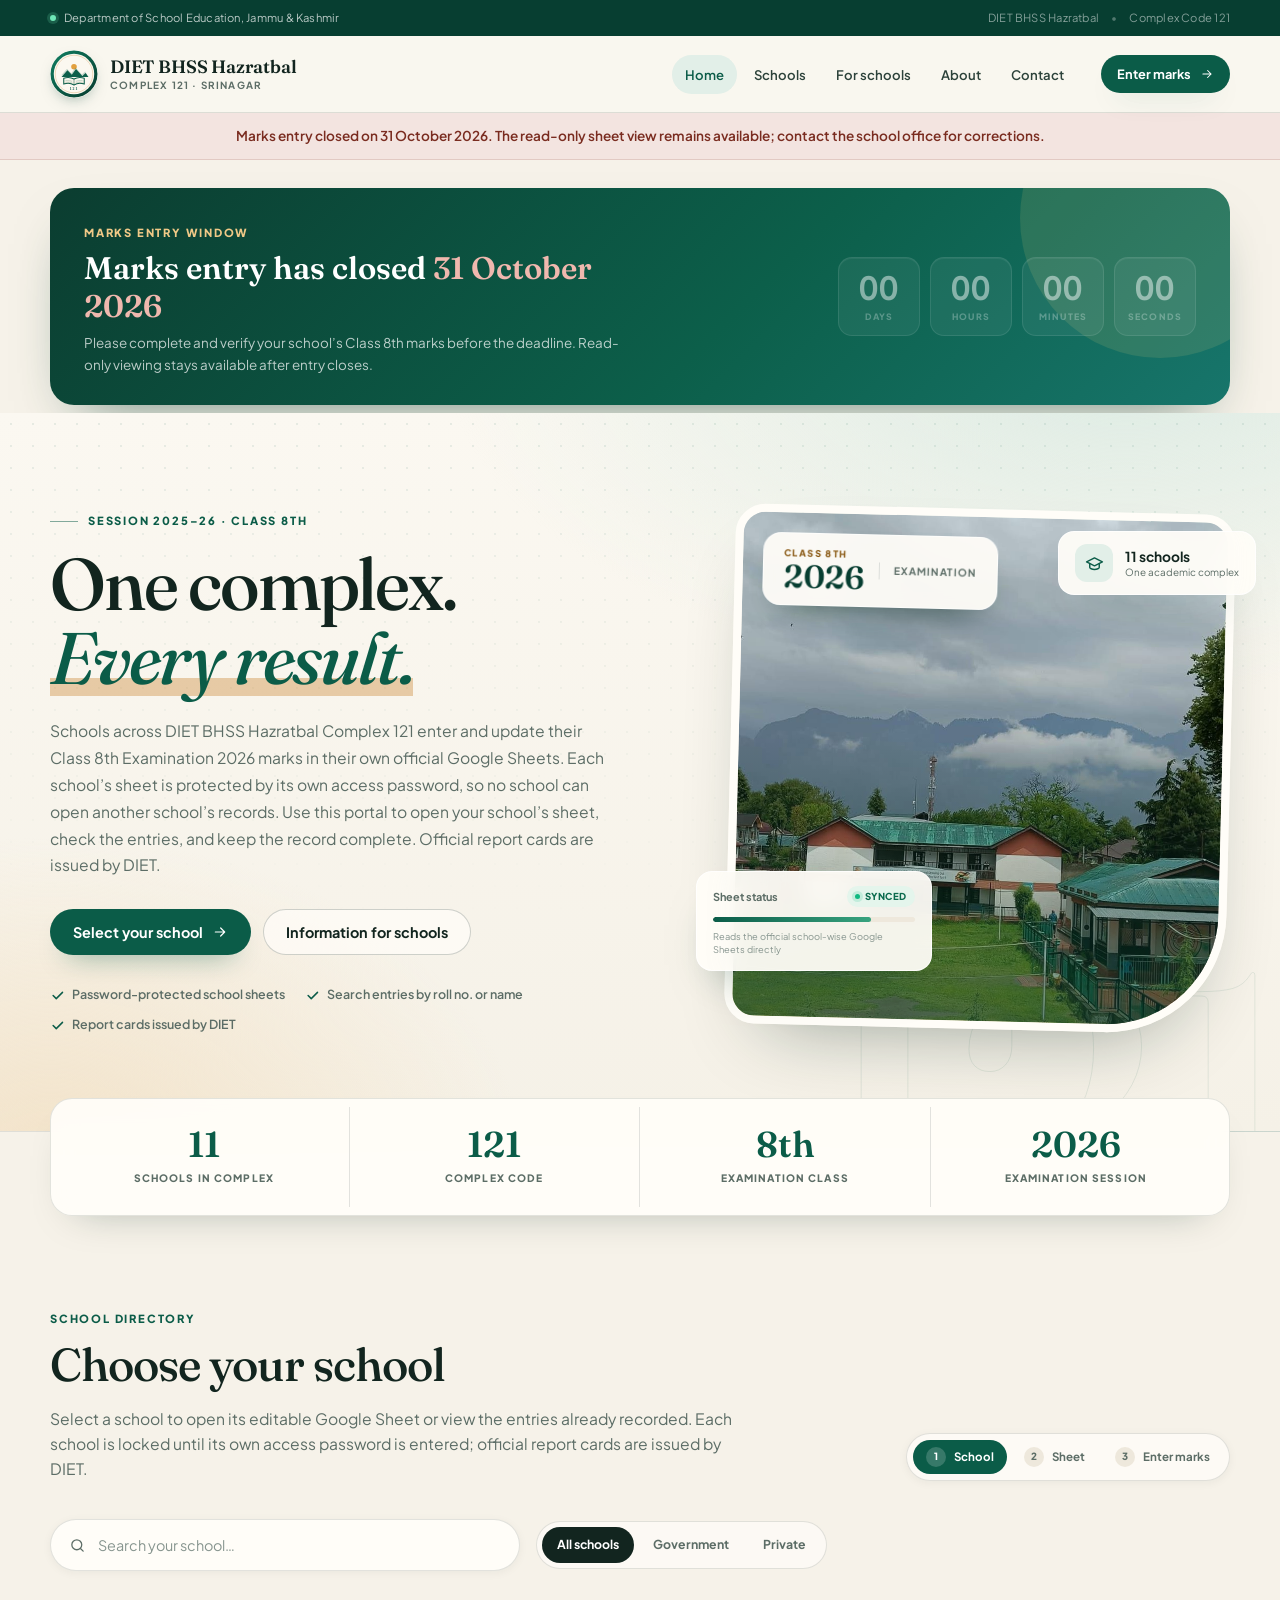
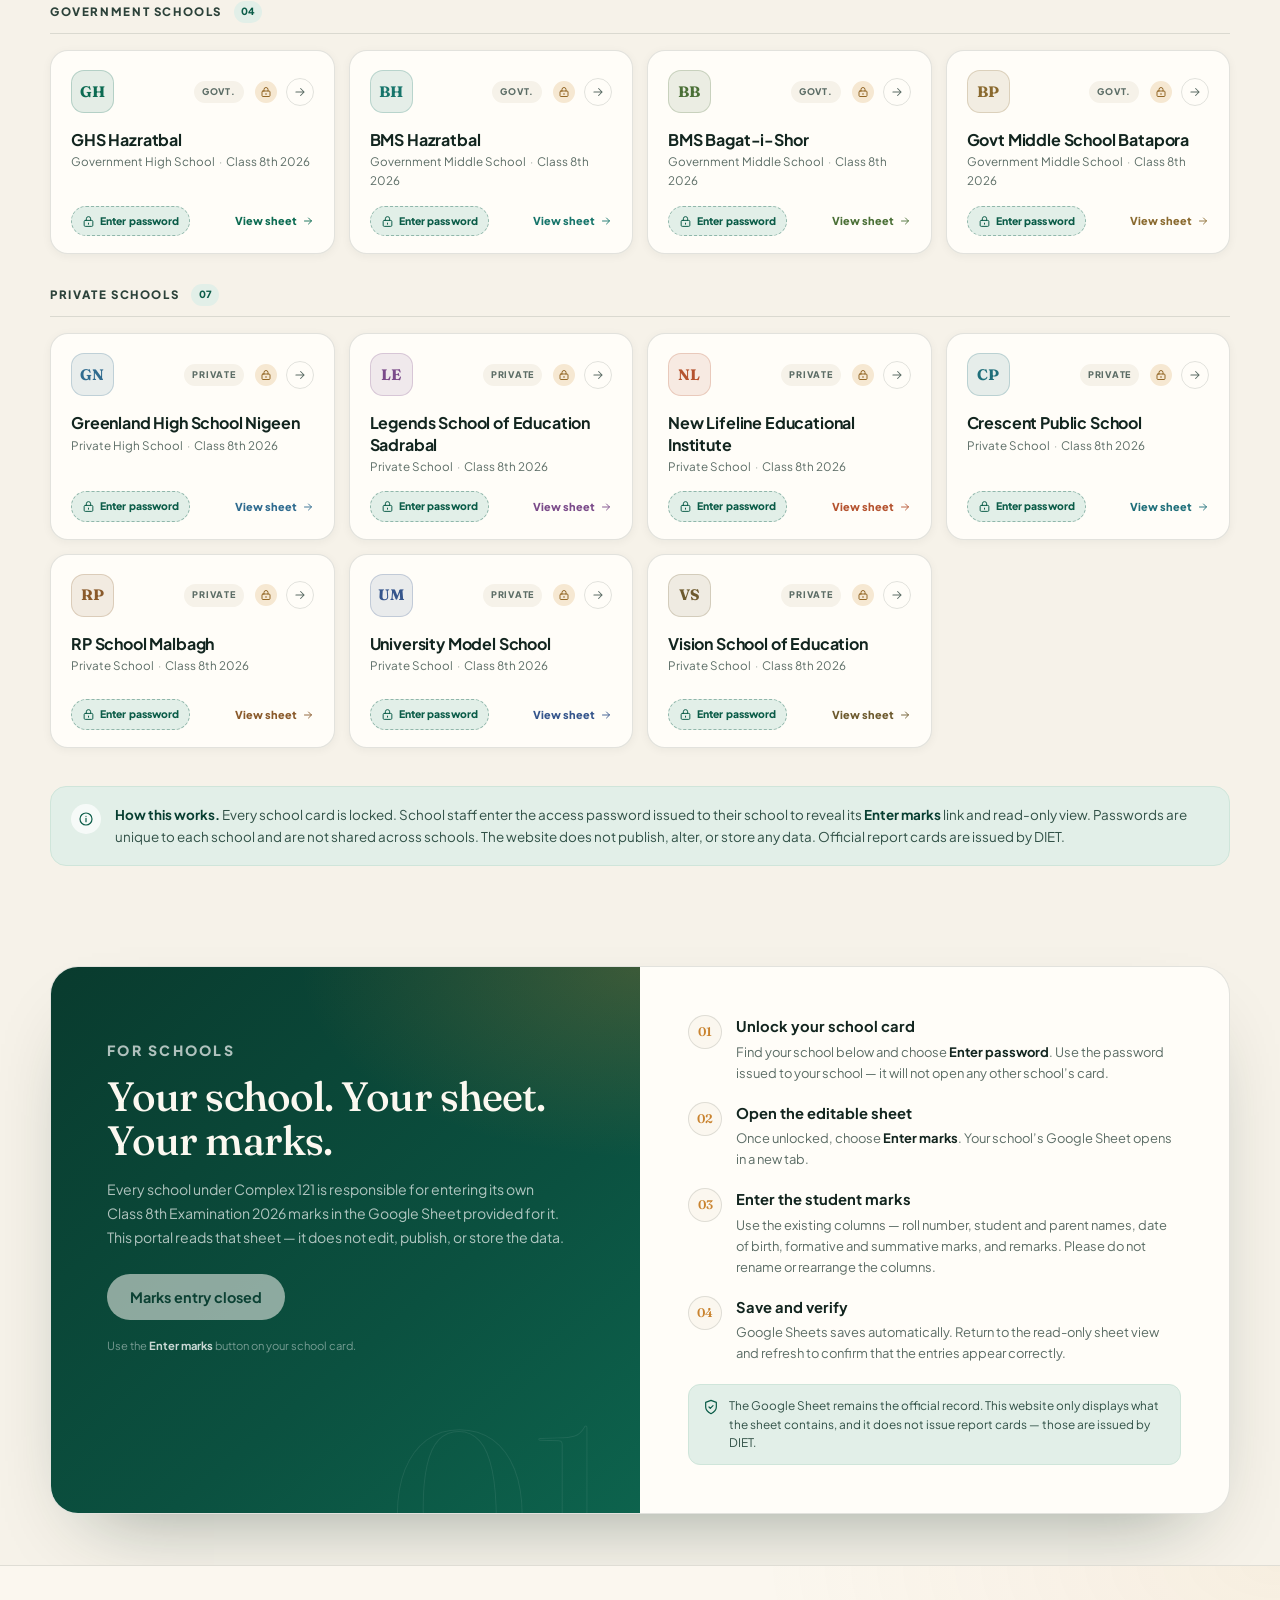
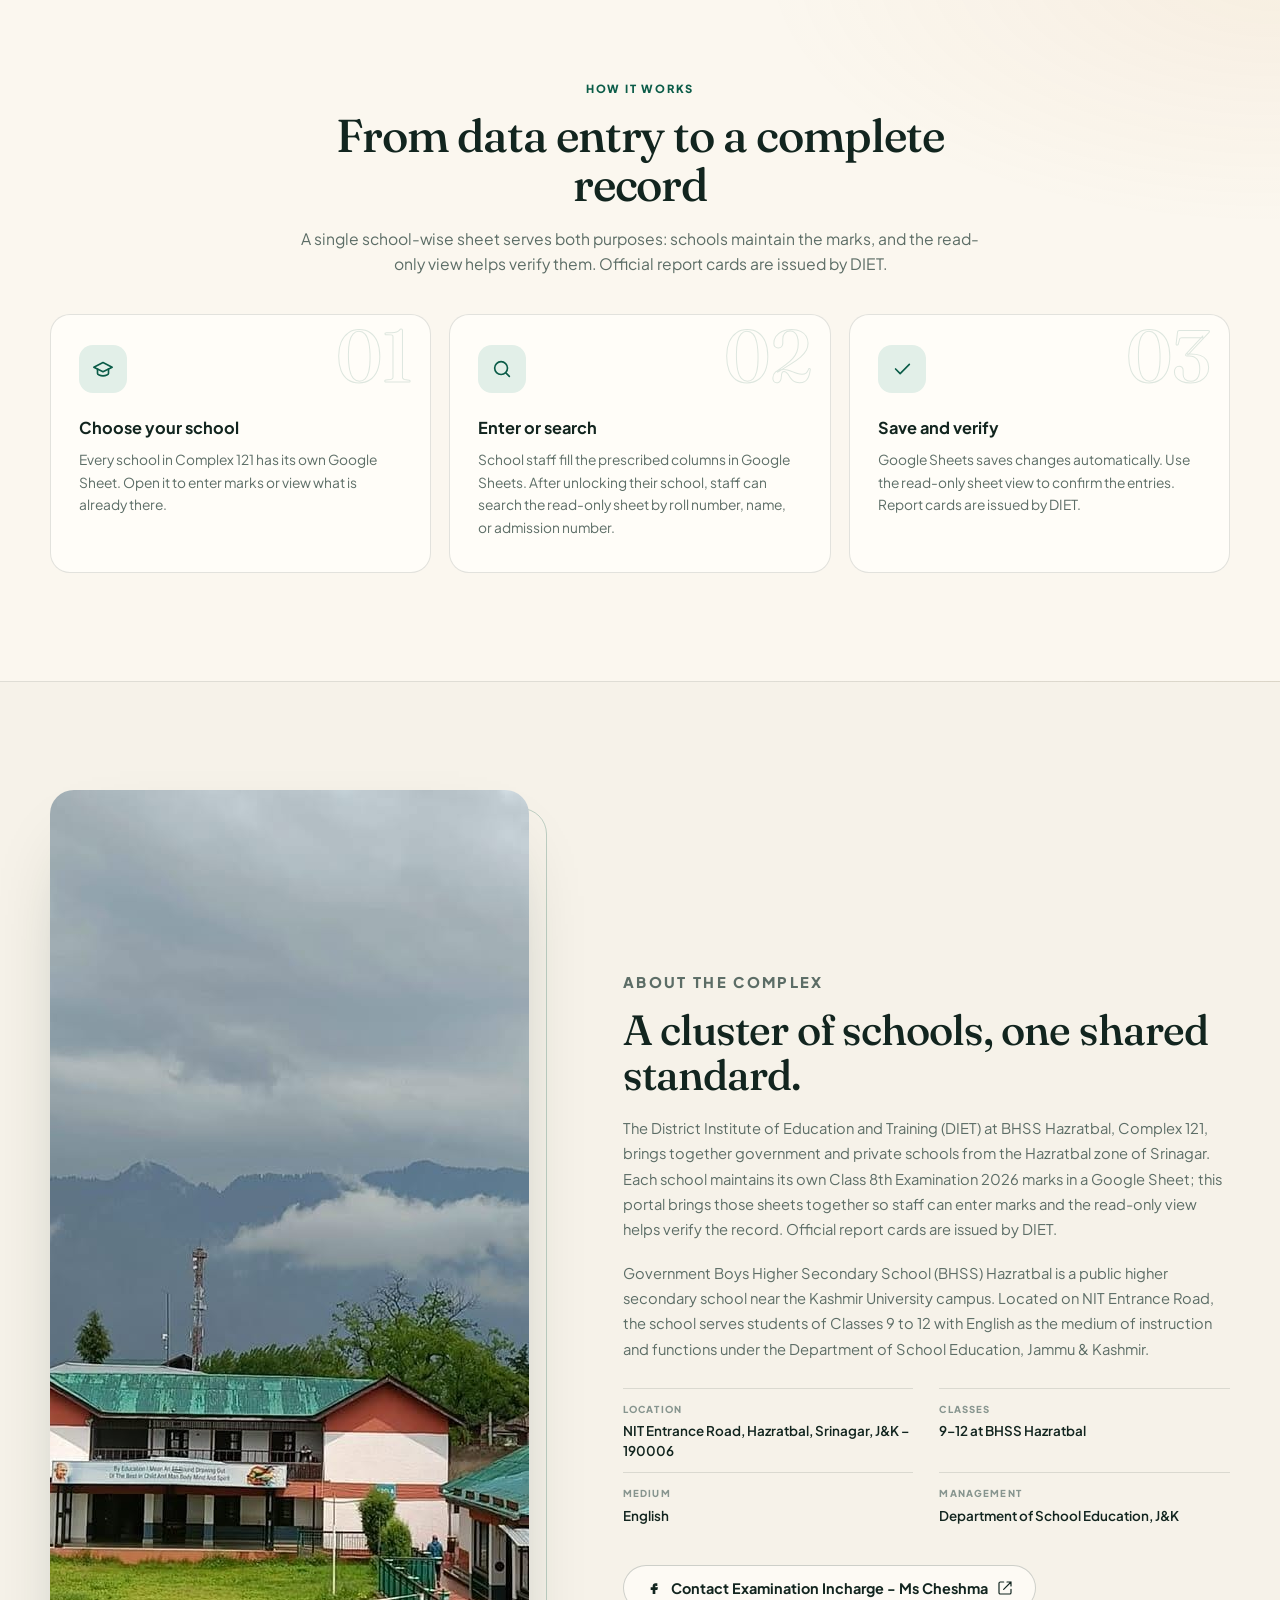
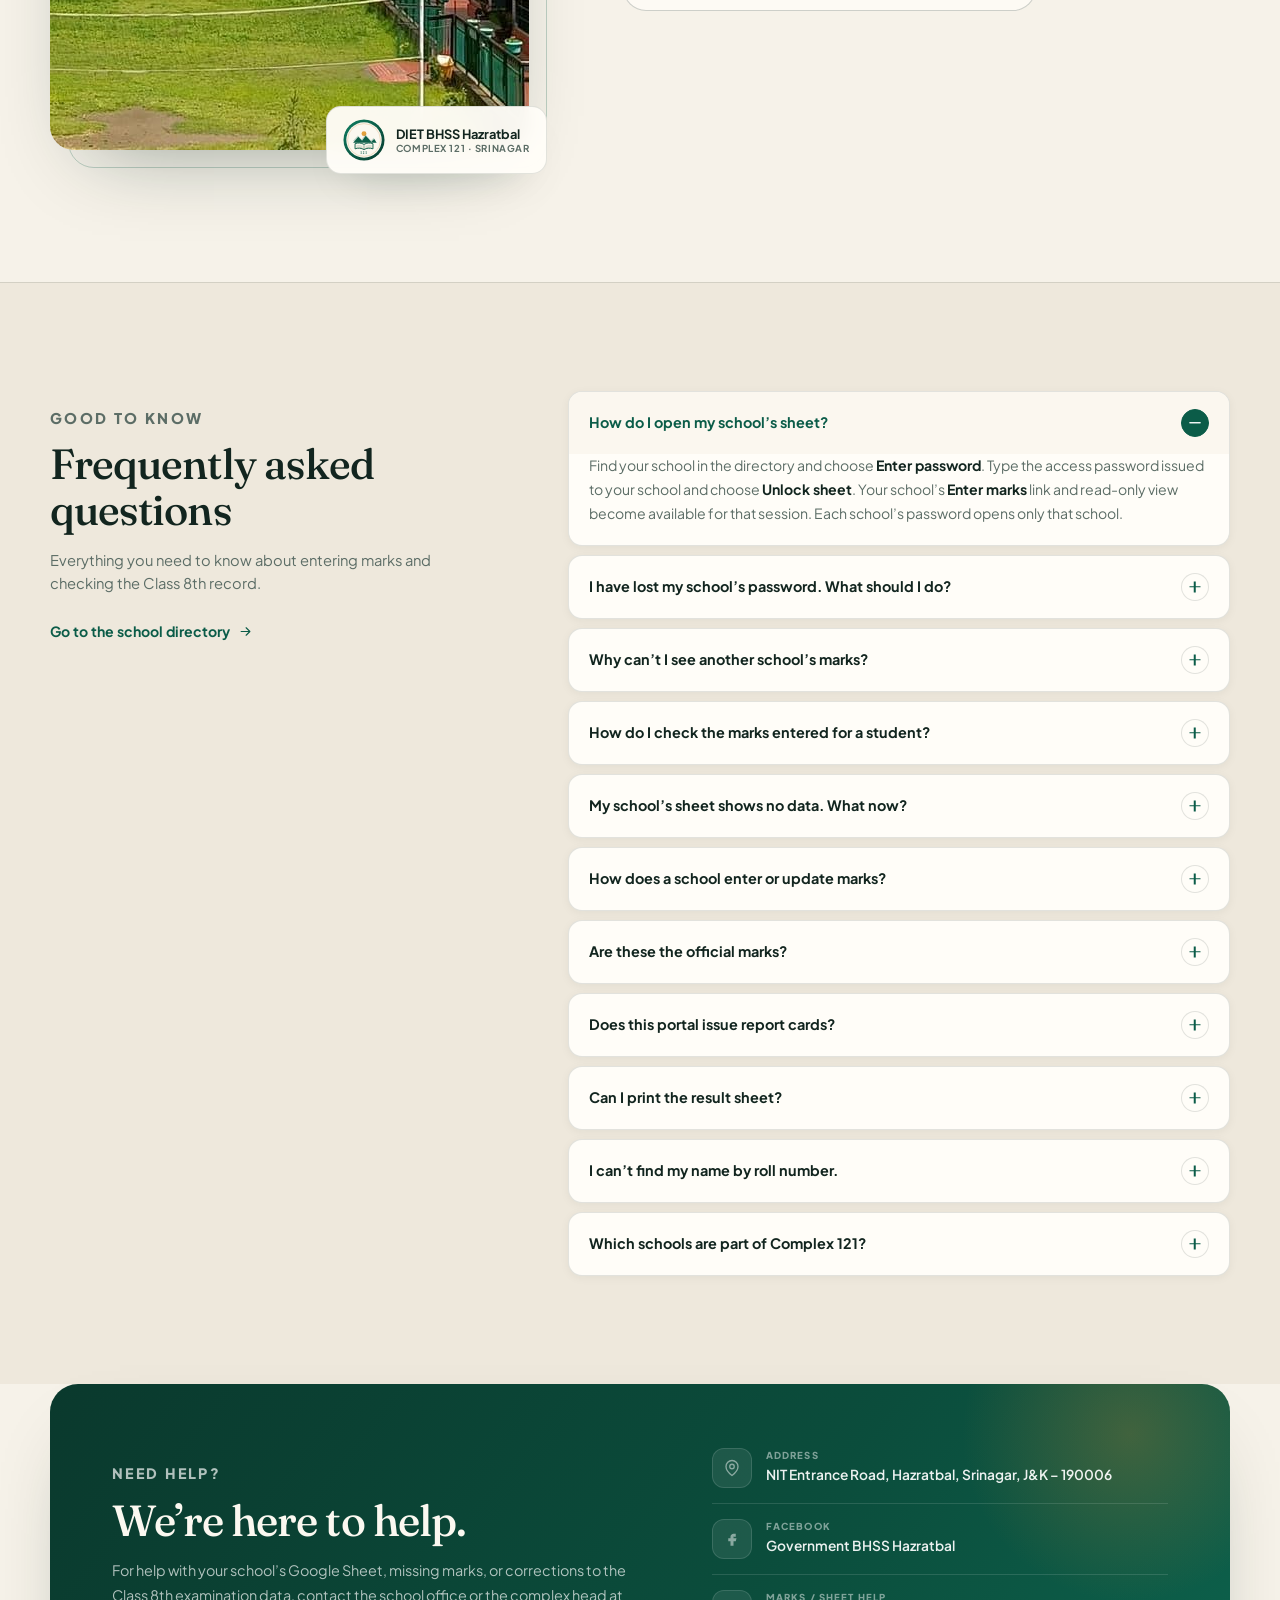
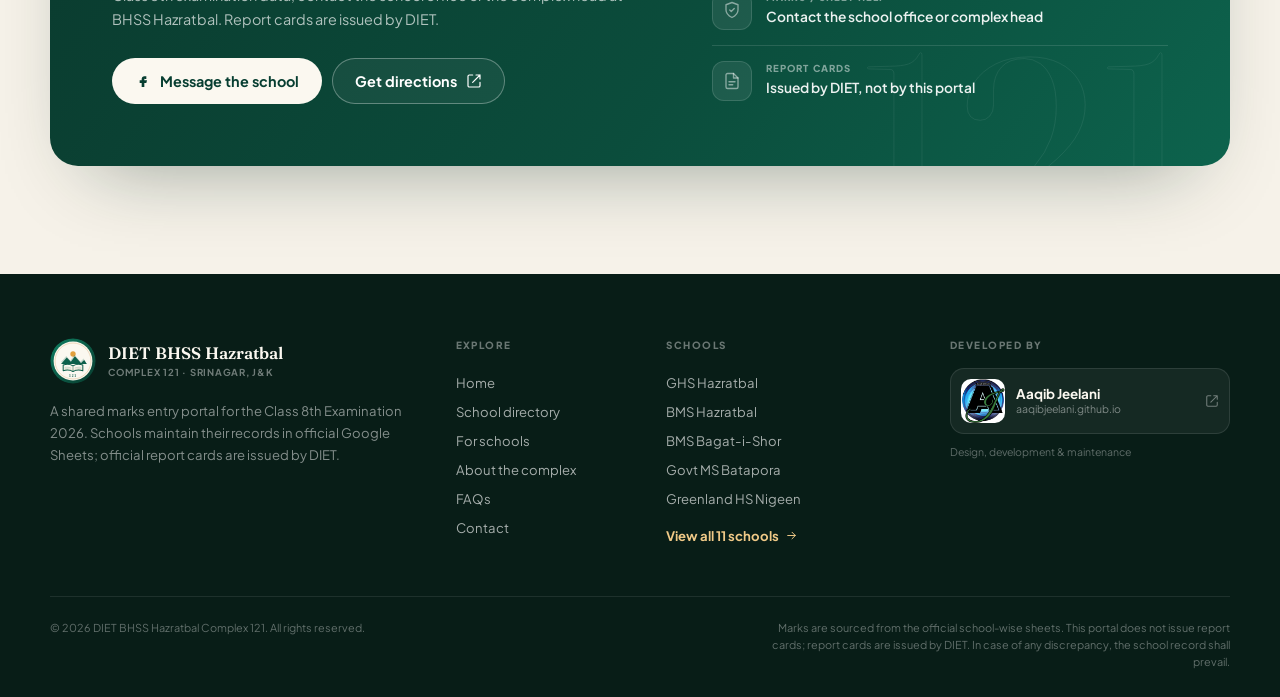
<file: index.html>
<!DOCTYPE html>
<html lang="en">
<head>
  <meta charset="utf-8">
  <meta name="viewport" content="width=device-width, initial-scale=1">
  <title>Class 8th Marks Portal 2026 | DIET BHSS Hazratbal Complex 121</title>
  <meta name="description" content="School-wise Class 8th Examination 2026 marks portal for DIET BHSS Hazratbal Complex 121, Srinagar. Schools enter and update marks in their official Google Sheets; the read-only sheet view helps verify entries. Official report cards are issued by DIET.">
  <meta name="theme-color" content="#0b3d30">
  <meta name="author" content="Aaqib Jeelani">
  <link rel="canonical" href="https://aaqibjeelani.github.io/complexhead/">

  <meta property="og:type" content="website">
  <meta property="og:title" content="Class 8th Marks Portal 2026 | DIET BHSS Hazratbal Complex 121">
  <meta property="og:description" content="School-wise Class 8th Examination 2026 marks portal. Schools maintain their records in official Google Sheets; the read-only view helps verify entries. Official report cards are issued by DIET.">
  <meta property="og:url" content="https://aaqibjeelani.github.io/complexhead/">
  <meta property="og:image" content="https://aaqibjeelani.github.io/complexhead/assets/img/building.jpg">
  <meta name="twitter:card" content="summary_large_image">

  <link rel="icon" href="assets/img/crest.svg" type="image/svg+xml">
  <link rel="preconnect" href="https://fonts.googleapis.com">
  <link rel="preconnect" href="https://fonts.gstatic.com" crossorigin>
  <link rel="preconnect" href="https://docs.google.com">
  <link href="https://fonts.googleapis.com/css2?family=Fraunces:ital,opsz,wght@0,9..144,400..700;1,9..144,400..700&family=Plus+Jakarta+Sans:wght@400;500;600;700;800&display=swap" rel="stylesheet">
  <link rel="stylesheet" href="assets/css/styles.css">
</head>
<body>
  <a class="skip-link" href="#main">Skip to main content</a>

  <svg class="icon-sprite" aria-hidden="true" focusable="false">
    <symbol id="i-arrow" viewBox="0 0 24 24"><path d="M5 12h14M13 6l6 6-6 6"/></symbol>
    <symbol id="i-search" viewBox="0 0 24 24"><circle cx="11" cy="11" r="7"/><path d="m20 20-3.5-3.5"/></symbol>
    <symbol id="i-check" viewBox="0 0 24 24"><path d="m5 12 5 5L20 7"/></symbol>
    <symbol id="i-pin" viewBox="0 0 24 24"><path d="M20 10c0 6-8 12-8 12S4 16 4 10a8 8 0 1 1 16 0Z"/><circle cx="12" cy="10" r="3"/></symbol>
    <symbol id="i-clock" viewBox="0 0 24 24"><circle cx="12" cy="12" r="9"/><path d="M12 7v5l3 2"/></symbol>
    <symbol id="i-info" viewBox="0 0 24 24"><circle cx="12" cy="12" r="9"/><path d="M12 11v5M12 8h.01"/></symbol>
    <symbol id="i-printer" viewBox="0 0 24 24"><path d="M6 9V2h12v7"/><path d="M6 18H4a2 2 0 0 1-2-2v-5a2 2 0 0 1 2-2h16a2 2 0 0 1 2 2v5a2 2 0 0 1-2 2h-2"/><rect x="6" y="14" width="12" height="8" rx="1"/></symbol>
    <symbol id="i-download" viewBox="0 0 24 24"><path d="M21 15v4a2 2 0 0 1-2 2H5a2 2 0 0 1-2-2v-4"/><path d="m7 10 5 5 5-5M12 15V3"/></symbol>
    <symbol id="i-refresh" viewBox="0 0 24 24"><path d="M21 12a9 9 0 1 1-3-6.7L21 8"/><path d="M21 3v5h-5"/></symbol>
    <symbol id="i-copy" viewBox="0 0 24 24"><rect x="9" y="9" width="13" height="13" rx="2"/><path d="M5 15H4a2 2 0 0 1-2-2V4a2 2 0 0 1 2-2h9a2 2 0 0 1 2 2v1"/></symbol>
    <symbol id="i-external" viewBox="0 0 24 24"><path d="M15 3h6v6M10 14 21 3"/><path d="M21 14v5a2 2 0 0 1-2 2H5a2 2 0 0 1-2-2V5a2 2 0 0 1 2-2h5"/></symbol>
    <symbol id="i-chevron" viewBox="0 0 24 24"><path d="m6 9 6 6 6-6"/></symbol>
    <symbol id="i-book" viewBox="0 0 24 24"><path d="M4 19.5A2.5 2.5 0 0 1 6.5 17H20"/><path d="M6.5 2H20v20H6.5A2.5 2.5 0 0 1 4 19.5v-15A2.5 2.5 0 0 1 6.5 2Z"/></symbol>
    <symbol id="i-users" viewBox="0 0 24 24"><path d="M16 21v-2a4 4 0 0 0-4-4H6a4 4 0 0 0-4 4v2"/><circle cx="9" cy="7" r="4"/><path d="M22 21v-2a4 4 0 0 0-3-3.87M16 3.13a4 4 0 0 1 0 7.75"/></symbol>
    <symbol id="i-shield" viewBox="0 0 24 24"><path d="M12 22s8-4 8-10V5l-8-3-8 3v7c0 6 8 10 8 10Z"/><path d="m9 12 2 2 4-4"/></symbol>
    <symbol id="i-lock" viewBox="0 0 24 24"><rect x="4" y="10" width="16" height="11" rx="2"/><path d="M8 10V7a4 4 0 0 1 8 0v3"/><path d="M12 15v2"/></symbol>
    <symbol id="i-key" viewBox="0 0 24 24"><circle cx="8" cy="15" r="4"/><path d="m10.8 12.2 8.2-8.2 2 2-2 2 2 2-2.4 2.4-2-2-1.6 1.6"/></symbol>
    <symbol id="i-grad" viewBox="0 0 24 24"><path d="M22 10 12 5 2 10l10 5 10-5Z"/><path d="M6 12v5c0 1 2.7 2.5 6 2.5s6-1.5 6-2.5v-5"/></symbol>
    <symbol id="i-edit" viewBox="0 0 24 24"><path d="M12 20h9"/><path d="M16.5 3.5a2.1 2.1 0 0 1 3 3L8 18l-4 1 1-4Z"/></symbol>
    <symbol id="i-file" viewBox="0 0 24 24"><path d="M14 2H6a2 2 0 0 0-2 2v16a2 2 0 0 0 2 2h12a2 2 0 0 0 2-2V8Z"/><path d="M14 2v6h6M8 13h8M8 17h5"/></symbol>
    <symbol id="i-menu" viewBox="0 0 24 24"><path d="M4 7h16M4 12h16M4 17h16"/></symbol>
    <symbol id="i-close" viewBox="0 0 24 24"><path d="M18 6 6 18M6 6l12 12"/></symbol>
    <symbol id="i-facebook" viewBox="0 0 24 24"><path d="M14 9h3V5h-3c-2.2 0-4 1.8-4 4v2H7v4h3v6h4v-6h3l1-4h-4V9c0-.6.4-1 1-1Z" fill="currentColor" stroke="none"/></symbol>
  </svg>

  <div class="topbar">
    <div class="container topbar__inner">
      <p><span class="topbar__dot" aria-hidden="true"></span> Department of School Education, Jammu &amp; Kashmir</p>
      <p class="topbar__meta">DIET BHSS Hazratbal <span aria-hidden="true">•</span> Complex Code 121</p>
    </div>
  </div>

  <header class="site-header" id="siteHeader">
    <div class="container header__inner">
      <a class="brand" href="#/" aria-label="DIET BHSS Hazratbal Complex 121 — home">
        <img class="brand__mark" src="assets/img/crest.svg" alt="" width="48" height="48">
        <span class="brand__text">
          <span class="brand__name">DIET BHSS Hazratbal</span>
          <span class="brand__sub">Complex 121 · Srinagar</span>
        </span>
      </a>

      <nav class="nav" id="primaryNav" aria-label="Primary">
        <a href="#/" data-nav="home">Home</a>
        <a href="#finder" data-nav="results">Schools</a>
        <a href="#for-schools" data-nav="schools">For schools</a>
        <a href="#about" data-nav="about">About</a>
        <a href="#contact" data-nav="contact">Contact</a>
      </nav>

      <a class="btn btn--primary btn--sm header__cta" href="#finder">
        Enter marks
        <svg class="icon" aria-hidden="true"><use href="#i-arrow"/></svg>
      </a>

      <button class="btn btn--ghost btn--sm header__lock" id="signOutBtn" type="button" hidden title="Lock all school sheets on this device">
        <svg class="icon" aria-hidden="true"><use href="#i-lock"/></svg>
        <span class="header__lock-text">Sign out</span>
      </button>

      <button class="nav-toggle" id="navToggle" type="button" aria-expanded="false" aria-controls="primaryNav" aria-label="Open navigation">
        <svg class="icon nav-toggle__open" aria-hidden="true"><use href="#i-menu"/></svg>
        <svg class="icon nav-toggle__close" aria-hidden="true"><use href="#i-close"/></svg>
      </button>
    </div>
  </header>

  <main id="main">
    <div id="entryStatusBanner" class="entry-banner" hidden></div>
    <div id="homeView">
      <section class="entry-window" aria-label="Marks entry deadline">
        <div class="container">
          <div class="entry-window__card">
            <div class="entry-window__copy">
              <p class="eyebrow eyebrow--light">Marks entry window</p>
              <h2 id="entryWindowTitle">Entry closes on <span id="entryDeadlineLabel">31 October 2026</span></h2>
              <p>Please complete and verify your school’s Class 8th marks before the deadline. Read-only viewing stays available after entry closes.</p>
            </div>
            <div class="entry-window__clock" id="entryClock" aria-live="polite">
              <div class="clock-unit"><strong id="clockDays">--</strong><span>Days</span></div>
              <div class="clock-unit"><strong id="clockHours">--</strong><span>Hours</span></div>
              <div class="clock-unit"><strong id="clockMinutes">--</strong><span>Minutes</span></div>
              <div class="clock-unit"><strong id="clockSeconds">--</strong><span>Seconds</span></div>
            </div>
          </div>
        </div>
      </section>

      <section class="hero">
        <div class="container hero__grid">
          <div class="hero__copy">
            <p class="eyebrow"><span class="eyebrow__line" aria-hidden="true"></span> Session 2025–26 · Class 8th</p>
            <h1>One complex. <em>Every&nbsp;result.</em></h1>
            <p class="lede">Schools across DIET BHSS Hazratbal Complex 121 enter and update their Class 8th Examination 2026 marks in their own official Google Sheets. Each school’s sheet is protected by its own access password, so no school can open another school’s records. Use this portal to open your school’s sheet, check the entries, and keep the record complete. Official report cards are issued by DIET.</p>
            <div class="hero__actions">
              <a class="btn btn--primary" href="#finder">
                Select your school
                <svg class="icon" aria-hidden="true"><use href="#i-arrow"/></svg>
              </a>
              <a class="btn btn--ghost" href="#for-schools">Information for schools</a>
            </div>
            <ul class="hero__meta">
              <li><svg class="icon" aria-hidden="true"><use href="#i-check"/></svg> Password-protected school sheets</li>
              <li><svg class="icon" aria-hidden="true"><use href="#i-check"/></svg> Search entries by roll no. or name</li>
              <li><svg class="icon" aria-hidden="true"><use href="#i-check"/></svg> Report cards issued by DIET</li>
            </ul>
          </div>

          <div class="hero__visual" aria-hidden="true">
            <div class="hero__photo">
              <img src="assets/img/building.jpg" alt="BHSS Hazratbal campus with green roofs and mountains in the background" width="960" height="960" fetchpriority="high">
              <div class="hero__photo-overlay"></div>
              <div class="hero__badge">
                <span class="hero__badge-kicker">Class 8th</span>
                <span class="hero__badge-year">2026</span>
                <span class="hero__badge-note">Examination</span>
              </div>
            </div>

            <div class="float-card float-card--schools">
              <span class="float-card__icon"><svg class="icon" aria-hidden="true"><use href="#i-grad"/></svg></span>
              <span class="float-card__text"><strong>11 schools</strong><span>One academic complex</span></span>
            </div>

            <div class="float-card float-card--live">
              <div class="float-card__row">
                <span>Sheet status</span>
                <span class="live-pill"><span aria-hidden="true"></span> Synced</span>
              </div>
              <div class="float-card__bar"><span style="width:78%"></span></div>
              <span class="float-card__note">Reads the official school-wise Google Sheets directly</span>
            </div>
          </div>
        </div>
      </section>

      <section class="stats" aria-label="Complex at a glance">
        <div class="container stats__grid">
          <div class="stat"><strong>11</strong><span>Schools in complex</span></div>
          <div class="stat"><strong>121</strong><span>Complex code</span></div>
          <div class="stat"><strong>8th</strong><span>Examination class</span></div>
          <div class="stat"><strong>2026</strong><span>Examination session</span></div>
        </div>
      </section>

      <section class="section finder" id="finder">
        <div class="container">
          <div class="section-head">
            <div class="section-head__copy">
              <p class="eyebrow">School directory</p>
              <h2>Choose your school</h2>
              <p class="section-sub">Select a school to open its editable Google Sheet or view the entries already recorded. Each school is locked until its own access password is entered; official report cards are issued by DIET.</p>
            </div>
            <ol class="steps" aria-label="School sheet steps">
              <li class="step is-active"><b>1</b> School</li>
              <li class="step"><b>2</b> Sheet</li>
              <li class="step"><b>3</b> Enter marks</li>
            </ol>
          </div>

          <div class="finder__toolbar">
            <label class="search search--school">
              <svg class="icon" aria-hidden="true"><use href="#i-search"/></svg>
              <span class="sr-only">Search schools</span>
              <input id="schoolSearch" type="search" placeholder="Search your school…" autocomplete="off">
            </label>
            <div class="chips" id="schoolFilters" role="group" aria-label="Filter schools by type">
              <button class="chip is-active" type="button" data-filter="all" aria-pressed="true">All schools</button>
              <button class="chip" type="button" data-filter="govt" aria-pressed="false">Government</button>
              <button class="chip" type="button" data-filter="private" aria-pressed="false">Private</button>
            </div>
          </div>

          <div class="school-group" data-group="govt">
            <div class="group-head">
              <h3>Government schools</h3>
              <span class="group-count" data-count="govt">04</span>
            </div>
            <div class="school-grid" id="govtGrid"></div>
          </div>

          <div class="school-group" data-group="private">
            <div class="group-head">
              <h3>Private schools</h3>
              <span class="group-count" data-count="private">07</span>
            </div>
            <div class="school-grid" id="privateGrid"></div>
          </div>

          <p class="finder__empty" id="schoolSearchEmpty" hidden>No schools match that search. Try a different name or filter.</p>

          <div class="note-card">
            <span class="note-card__icon"><svg class="icon" aria-hidden="true"><use href="#i-info"/></svg></span>
            <p><strong>How this works.</strong> Every school card is locked. School staff enter the access password issued to their school to reveal its <strong>Enter marks</strong> link and read-only view. Passwords are unique to each school and are not shared across schools. The website does not publish, alter, or store any data. Official report cards are issued by DIET.</p>
          </div>
        </div>
      </section>

      <section class="section for-schools" id="for-schools">
        <div class="container">
          <div class="for-schools__card">
            <div class="for-schools__copy">
              <p class="eyebrow eyebrow--light">For schools</p>
              <h2>Your school. Your sheet. Your marks.</h2>
              <p>Every school under Complex 121 is responsible for entering its own Class 8th Examination 2026 marks in the Google Sheet provided for it. This portal reads that sheet — it does not edit, publish, or store the data.</p>
              <a class="btn btn--light" href="#finder">
                Open your school sheet
                <svg class="icon" aria-hidden="true"><use href="#i-arrow"/></svg>
              </a>
              <p class="for-schools__hint">Use the <strong>Enter marks</strong> button on your school card.</p>
            </div>

            <div class="for-schools__steps">
              <div class="for-schools__step">
                <span class="for-schools__num">01</span>
                <div>
                  <h3>Unlock your school card</h3>
                  <p>Find your school below and choose <strong>Enter password</strong>. Use the password issued to your school — it will not open any other school’s card.</p>
                </div>
              </div>
              <div class="for-schools__step">
                <span class="for-schools__num">02</span>
                <div>
                  <h3>Open the editable sheet</h3>
                  <p>Once unlocked, choose <strong>Enter marks</strong>. Your school’s Google Sheet opens in a new tab.</p>
                </div>
              </div>
              <div class="for-schools__step">
                <span class="for-schools__num">03</span>
                <div>
                  <h3>Enter the student marks</h3>
                  <p>Use the existing columns — roll number, student and parent names, date of birth, formative and summative marks, and remarks. Please do not rename or rearrange the columns.</p>
                </div>
              </div>
              <div class="for-schools__step">
                <span class="for-schools__num">04</span>
                <div>
                  <h3>Save and verify</h3>
                  <p>Google Sheets saves automatically. Return to the read-only sheet view and refresh to confirm that the entries appear correctly.</p>
                </div>
              </div>
              <div class="for-schools__note">
                <svg class="icon" aria-hidden="true"><use href="#i-shield"/></svg>
                <p>The Google Sheet remains the official record. This website only displays what the sheet contains, and it does not issue report cards — those are issued by DIET.</p>
              </div>
            </div>
          </div>
        </div>
      </section>

      <section class="section how" id="how">
        <div class="container">
          <div class="section-head section-head--center">
            <div class="section-head__copy">
              <p class="eyebrow">How it works</p>
              <h2>From data entry to a complete record</h2>
              <p class="section-sub">A single school-wise sheet serves both purposes: schools maintain the marks, and the read-only view helps verify them. Official report cards are issued by DIET.</p>
            </div>
          </div>
          <div class="how__grid">
            <article class="how-card">
              <span class="how-card__num">01</span>
              <span class="how-card__icon"><svg class="icon" aria-hidden="true"><use href="#i-grad"/></svg></span>
              <h3>Choose your school</h3>
              <p>Every school in Complex 121 has its own Google Sheet. Open it to enter marks or view what is already there.</p>
            </article>
            <article class="how-card">
              <span class="how-card__num">02</span>
              <span class="how-card__icon"><svg class="icon" aria-hidden="true"><use href="#i-search"/></svg></span>
              <h3>Enter or search</h3>
              <p>School staff fill the prescribed columns in Google Sheets. After unlocking their school, staff can search the read-only sheet by roll number, name, or admission number.</p>
            </article>
            <article class="how-card">
              <span class="how-card__num">03</span>
              <span class="how-card__icon"><svg class="icon" aria-hidden="true"><use href="#i-check"/></svg></span>
              <h3>Save and verify</h3>
              <p>Google Sheets saves changes automatically. Use the read-only sheet view to confirm the entries. Report cards are issued by DIET.</p>
            </article>
          </div>
        </div>
      </section>

      <section class="section about" id="about">
        <div class="container about__grid">
          <div class="about__visual">
            <img src="assets/img/building.jpg" alt="Government Boys Higher Secondary School Hazratbal campus" width="960" height="960" loading="lazy">
            <div class="about__badge">
              <img src="assets/img/crest.svg" alt="" width="48" height="48">
              <p><strong>DIET BHSS Hazratbal</strong><span>Complex 121 · Srinagar</span></p>
            </div>
          </div>

          <div class="about__copy">
            <p class="eyebrow">About the complex</p>
            <h2>A cluster of schools, one shared standard.</h2>
            <p>The District Institute of Education and Training (DIET) at BHSS Hazratbal, Complex 121, brings together government and private schools from the Hazratbal zone of Srinagar. Each school maintains its own Class 8th Examination 2026 marks in a Google Sheet; this portal brings those sheets together so staff can enter marks and the read-only view helps verify the record. Official report cards are issued by DIET.</p>
            <p>Government Boys Higher Secondary School (BHSS) Hazratbal is a public higher secondary school near the Kashmir University campus. Located on NIT Entrance Road, the school serves students of Classes 9 to 12 with English as the medium of instruction and functions under the Department of School Education, Jammu &amp; Kashmir.</p>

            <dl class="facts">
              <div><dt>Location</dt><dd>NIT Entrance Road, Hazratbal, Srinagar, J&amp;K – 190006</dd></div>
              <div><dt>Classes</dt><dd>9–12 at BHSS Hazratbal</dd></div>
              <div><dt>Medium</dt><dd>English</dd></div>
              <div><dt>Management</dt><dd>Department of School Education, J&amp;K</dd></div>
            </dl>

            <a class="btn btn--ghost" href="#" rel="noopener">
              <svg class="icon" aria-hidden="true"><use href="#i-facebook"/></svg>
              Contact Examination Incharge - Ms Cheshma
              <svg class="icon" aria-hidden="true"><use href="#i-external"/></svg>
            </a>
          </div>
        </div>
      </section>

      <section class="section faq" id="schools-info">
        <div class="container faq__grid">
          <div class="faq__intro">
            <p class="eyebrow">Good to know</p>
            <h2>Frequently asked questions</h2>
            <p>Everything you need to know about entering marks and checking the Class 8th record.</p>
            <a class="text-link" href="#finder">Go to the school directory <svg class="icon" aria-hidden="true"><use href="#i-arrow"/></svg></a>
          </div>

          <div class="accordion">
            <details open>
              <summary>How do I open my school’s sheet?<span class="accordion__icon" aria-hidden="true"></span></summary>
              <div class="accordion__body"><p>Find your school in the directory and choose <strong>Enter password</strong>. Type the access password issued to your school and choose <strong>Unlock sheet</strong>. Your school’s <strong>Enter marks</strong> link and read-only view become available for that session. Each school’s password opens only that school.</p></div>
            </details>
            <details>
              <summary>I have lost my school’s password. What should I do?<span class="accordion__icon" aria-hidden="true"></span></summary>
              <div class="accordion__body"><p>Passwords are issued and reset by the complex head at BHSS Hazratbal. Contact the school office or the complex head with your school name; the password cannot be recovered from the website, but it can be reset.</p></div>
            </details>
            <details>
              <summary>Why can’t I see another school’s marks?<span class="accordion__icon" aria-hidden="true"></span></summary>
              <div class="accordion__body"><p>Each school’s records are protected by a separate password. A password issued to one school will not open any other school’s sheet, and the portal does not list other schools’ student entries.</p></div>
            </details>
            <details>
              <summary>How do I check the marks entered for a student?<span class="accordion__icon" aria-hidden="true"></span></summary>
              <div class="accordion__body"><p>Unlock your school from the directory, then search its read-only sheet by roll number, student name, father’s name, or admission number. This view is for checking the entries in the school’s Google Sheet; it is not a report card.</p></div>
            </details>
            <details>
              <summary>My school’s sheet shows no data. What now?<span class="accordion__icon" aria-hidden="true"></span></summary>
              <div class="accordion__body"><p>The school has not entered its student marks in the linked Google Sheet yet. School staff can open the sheet from the school card and add the Class 8th marks. Once saved, the entries appear here after a refresh.</p></div>
            </details>
            <details>
              <summary>How does a school enter or update marks?<span class="accordion__icon" aria-hidden="true"></span></summary>
              <div class="accordion__body"><p>Unlock your school in the directory with its access password, then choose <strong>Enter marks</strong>. The school’s editable Google Sheet opens in a new tab. Fill in the existing columns without renaming or rearranging them, then return to the read-only sheet view and refresh.</p></div>
            </details>
            <details>
              <summary>Are these the official marks?<span class="accordion__icon" aria-hidden="true"></span></summary>
              <div class="accordion__body"><p>The marks shown are read directly from the school-wise Google Sheets maintained by each school. The website does not edit, publish, or store the data. Official report cards are issued by DIET. For any correction or discrepancy, please contact the school office — the school record shall prevail.</p></div>
            </details>
            <details>
              <summary>Does this portal issue report cards?<span class="accordion__icon" aria-hidden="true"></span></summary>
              <div class="accordion__body"><p>No. Report cards are issued by DIET. Complexhead is only for schools to enter and verify marks in their Google Sheets. The website does not generate or print individual report cards.</p></div>
            </details>
            <details>
              <summary>Can I print the result sheet?<span class="accordion__icon" aria-hidden="true"></span></summary>
              <div class="accordion__body"><p>Yes. The read-only school sheet can be printed for internal reference using <strong>Print sheet</strong> on the school page. This prints the tabular marks sheet, not an individual report card.</p></div>
            </details>
            <details>
              <summary>I can’t find my name by roll number.<span class="accordion__icon" aria-hidden="true"></span></summary>
              <div class="accordion__body"><p>Try searching by your name, father’s name, or admission number instead. If your record still does not appear, it may not have been entered yet — please contact your school office.</p></div>
            </details>
            <details>
              <summary>Which schools are part of Complex 121?<span class="accordion__icon" aria-hidden="true"></span></summary>
              <div class="accordion__body"><p>The complex includes GHS Hazratbal, BMS Hazratbal, BMS Bagat-i-Shor, Govt Middle School Batapora, Greenland High School Nigeen, Legends School of Education Sadrabal, New Lifeline Educational Institute, Crescent Public School, RP School Malbagh, University Model School, and Vision School of Education. All 11 are listed in the school directory above.</p></div>
            </details>
          </div>
        </div>
      </section>

      <section class="section contact" id="contact">
        <div class="container">
          <div class="contact__card">
            <div class="contact__copy">
              <p class="eyebrow eyebrow--light">Need help?</p>
              <h2>We’re here to help.</h2>
              <p>For help with your school’s Google Sheet, missing marks, or corrections to the Class 8th examination data, contact the school office or the complex head at BHSS Hazratbal. Report cards are issued by DIET.</p>
              <div class="contact__actions">
                <a class="btn btn--light" href="https://www.facebook.com/profile.php?id=100086321205114" target="_blank" rel="noopener">
                  <svg class="icon" aria-hidden="true"><use href="#i-facebook"/></svg>
                  Message the school
                </a>
                <a class="btn btn--outline-light" href="https://maps.google.com/?q=BHSS+Hazratbal+Srinagar" target="_blank" rel="noopener">
                  Get directions
                  <svg class="icon" aria-hidden="true"><use href="#i-external"/></svg>
                </a>
              </div>
            </div>

            <ul class="contact__list">
              <li>
                <span class="contact__icon"><svg class="icon" aria-hidden="true"><use href="#i-pin"/></svg></span>
                <div><span>Address</span><strong>NIT Entrance Road, Hazratbal, Srinagar, J&amp;K – 190006</strong></div>
              </li>
              <li>
                <span class="contact__icon"><svg class="icon" aria-hidden="true"><use href="#i-facebook"/></svg></span>
                <div><span>Facebook</span><strong>Government BHSS Hazratbal</strong></div>
              </li>
              <li>
                <span class="contact__icon"><svg class="icon" aria-hidden="true"><use href="#i-shield"/></svg></span>
                <div><span>Marks / sheet help</span><strong>Contact the school office or complex head</strong></div>
              </li>
              <li>
                <span class="contact__icon"><svg class="icon" aria-hidden="true"><use href="#i-file"/></svg></span>
                <div><span>Report cards</span><strong>Issued by DIET, not by this portal</strong></div>
              </li>
            </ul>
          </div>
        </div>
      </section>
    </div>

    <div id="resultsView" hidden>
      <div class="container results-container" id="resultsContainer"></div>
    </div>
  </main>

  <footer class="site-footer">
    <div class="container footer__top">
      <div class="footer__brand">
        <div class="footer__identity">
          <img src="assets/img/crest.svg" alt="" width="48" height="48">
          <p><strong>DIET BHSS Hazratbal</strong><span>Complex 121 · Srinagar, J&amp;K</span></p>
        </div>
        <p class="footer__blurb">A shared marks entry portal for the Class 8th Examination 2026. Schools maintain their records in official Google Sheets; official report cards are issued by DIET.</p>
      </div>

      <nav class="footer__col" aria-label="Footer">
        <h3>Explore</h3>
        <a href="#/">Home</a>
        <a href="#finder">School directory</a>
        <a href="#for-schools">For schools</a>
        <a href="#about">About the complex</a>
        <a href="#schools-info">FAQs</a>
        <a href="#contact">Contact</a>
      </nav>

      <div class="footer__col">
        <h3>Schools</h3>
        <a href="#/school/ghs-hazratbal">GHS Hazratbal</a>
        <a href="#/school/bms-hazratbal">BMS Hazratbal</a>
        <a href="#/school/bms-bagat-i-shor">BMS Bagat-i-Shor</a>
        <a href="#/school/gms-batapora">Govt MS Batapora</a>
        <a href="#/school/greenland-nigeen">Greenland HS Nigeen</a>
        <a class="footer__more" href="#finder">View all 11 schools <svg class="icon" aria-hidden="true"><use href="#i-arrow"/></svg></a>
      </div>

      <div class="footer__col footer__dev">
        <h3>Developed by</h3>
        <a class="dev-card" href="https://aaqibjeelani.github.io/" target="_blank" rel="noopener">
          <img src="assets/img/aj-logo.png" alt="Aaqib Jeelani logo" width="56" height="56" loading="lazy">
          <span><strong>Aaqib Jeelani</strong><span>aaqibjeelani.github.io</span></span>
          <svg class="icon" aria-hidden="true"><use href="#i-external"/></svg>
        </a>
        <p class="footer__dev-note">Design, development &amp; maintenance</p>
      </div>
    </div>

    <div class="container footer__bottom">
      <p>© 2026 DIET BHSS Hazratbal Complex 121. All rights reserved.</p>
      <p class="footer__disclaimer">Marks are sourced from the official school-wise sheets. This portal does not issue report cards; report cards are issued by DIET. In case of any discrepancy, the school record shall prevail.</p>
    </div>
  </footer>

  <dialog class="access-dialog" id="accessDialog" aria-labelledby="accessDialogTitle" aria-describedby="accessDialogNote">
    <form class="access-dialog__card" id="accessForm" novalidate>
      <button class="access-dialog__close" type="button" data-access-close aria-label="Close password dialog">
        <svg class="icon" aria-hidden="true"><use href="#i-close"/></svg>
      </button>

      <span class="access-dialog__badge"><svg class="icon" aria-hidden="true"><use href="#i-lock"/></svg></span>
      <p class="eyebrow" id="accessDialogKicker">Protected sheet</p>
      <h2 id="accessDialogTitle">School access</h2>
      <p class="access-dialog__school" id="accessDialogSchool"></p>
      <p class="access-dialog__note" id="accessDialogNote">Enter the access password issued to your school. Each school has its own password.</p>

      <label class="access-field">
        <span>Access password</span>
        <input id="accessPassword" type="password" inputmode="text" autocomplete="current-password" spellcheck="false" autocapitalize="characters" placeholder="XXXX-XXXX-XXXX" required>
      </label>

      <p class="access-error" id="accessError" role="alert" hidden></p>

      <label class="access-remember">
        <input id="accessRemember" type="checkbox">
        <span>Keep me signed in on this device for 7 days</span>
      </label>

      <div class="access-dialog__actions">
        <button class="btn btn--primary" type="submit" id="accessSubmit">Unlock sheet</button>
        <button class="btn btn--ghost" type="button" data-access-close>Cancel</button>
      </div>

      <p class="access-dialog__hint">Complex head? The master password opens any school. Lost your school password? Contact the complex head at BHSS Hazratbal.</p>
    </form>
  </dialog>

  <div class="toast" id="toast" role="status" aria-live="polite"></div>
  <noscript>
    <div class="noscript">This marks portal needs JavaScript enabled to load the school-wise Google Sheets. Please enable JavaScript and reload the page.</div>
  </noscript>

  <!-- Bump the ?v= value on every deploy so browsers fetch the new JS at once. -->
  <script src="assets/js/schools.js?v=20261027"></script>
  <script src="assets/js/auth.js?v=20261027"></script>
  <script src="assets/js/app.js?v=20261027"></script>
</body>
</html>
</file>
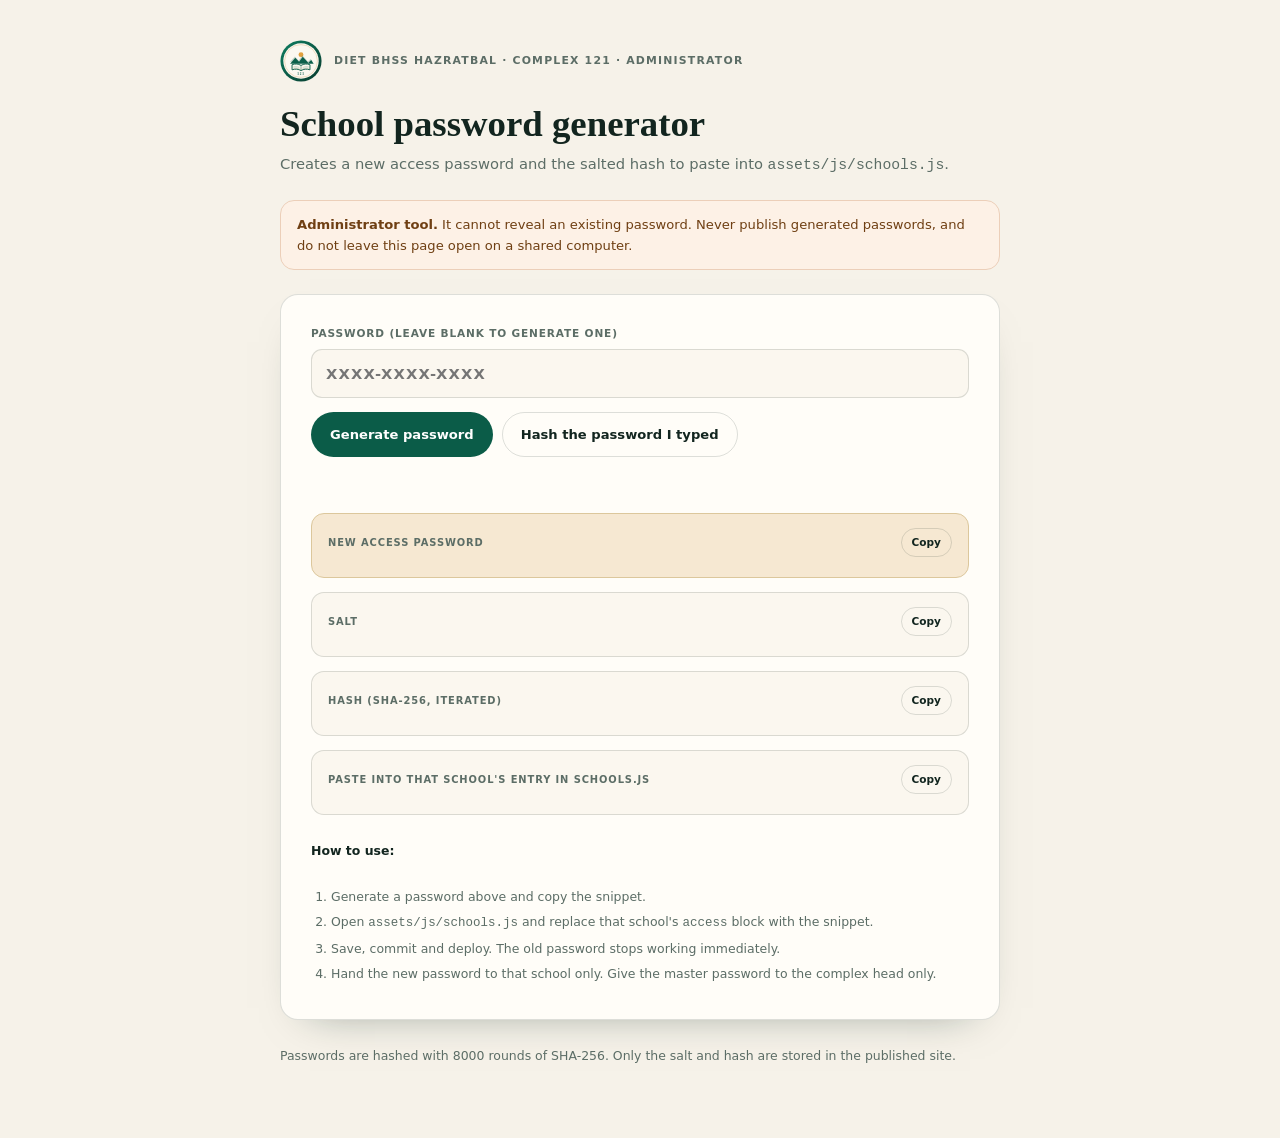
<file: tools/make-password.html>
<!DOCTYPE html>
<html lang="en">
<head>
  <meta charset="utf-8">
  <meta name="viewport" content="width=device-width, initial-scale=1">
  <meta name="robots" content="noindex, nofollow">
  <title>Password generator | Complex 121 administrator tool</title>
  <style>
    :root {
      --bg: #f6f2e9;
      --surface: #fffdf8;
      --ink: #12251f;
      --muted: #5c6d66;
      --brand: #0b5c48;
      --brand-dark: #073e31;
      --gold-soft: #f6e8d2;
      --gold-ink: #8a5a15;
      --danger: #a33a2b;
      --line: rgba(18, 37, 31, 0.14);
      --radius: 18px;
      --font-ui: "Plus Jakarta Sans", system-ui, -apple-system, "Segoe UI", sans-serif;
      --font-display: Georgia, "Times New Roman", serif;
    }
    * { box-sizing: border-box; }
    body {
      margin: 0;
      padding: 40px 18px 64px;
      font-family: var(--font-ui);
      background: var(--bg);
      color: var(--ink);
      line-height: 1.6;
    }
    .wrap { width: min(100%, 720px); margin: 0 auto; }
    .top { display: flex; align-items: center; gap: 12px; margin-bottom: 22px; }
    .top img { width: 42px; height: 42px; }
    .top p { margin: 0; font-size: .68rem; font-weight: 700; letter-spacing: .11em; text-transform: uppercase; color: var(--muted); }
    h1 { font-family: var(--font-display); font-size: clamp(1.7rem, 5vw, 2.3rem); line-height: 1.1; margin: 0 0 8px; }
    .lede { margin: 0 0 22px; color: var(--muted); font-size: .92rem; }
    .warn {
      margin: 0 0 24px; padding: 13px 16px; border: 1px solid #eccfb9; border-radius: 14px;
      background: #fdf1e6; color: #6f3f13; font-size: .82rem;
    }
    .card {
      padding: clamp(20px, 4vw, 30px); border: 1px solid var(--line); border-radius: var(--radius);
      background: var(--surface); box-shadow: 0 18px 42px -30px rgba(10, 40, 32, .5);
    }
    label { display: block; margin-bottom: 7px; font-size: .66rem; font-weight: 800; letter-spacing: .08em; text-transform: uppercase; color: var(--muted); }
    input[type="text"] {
      width: 100%; padding: 12px 14px; border: 1px solid var(--line); border-radius: 11px;
      background: #fbf7ef; font: inherit; font-size: .92rem; font-weight: 700; letter-spacing: .08em; text-transform: uppercase;
    }
    input[type="text"]:focus { outline: none; border-color: var(--brand); box-shadow: 0 0 0 3px rgba(11, 92, 72, .14); }
    .row { display: flex; flex-wrap: wrap; gap: 9px; margin-top: 14px; }
    button {
      padding: 11px 18px; border: 1px solid transparent; border-radius: 999px; background: var(--brand);
      color: #fff; font: inherit; font-size: .82rem; font-weight: 700; cursor: pointer;
    }
    button:hover { background: var(--brand-dark); }
    button.secondary { background: transparent; border-color: var(--line); color: var(--ink); }
    button.secondary:hover { background: #f3eee3; }
    .result { margin-top: 24px; display: grid; gap: 14px; }
    .field { padding: 14px 16px; border: 1px solid var(--line); border-radius: 13px; background: #fbf7ef; }
    .field__head { display: flex; align-items: center; justify-content: space-between; gap: 10px; margin-bottom: 6px; }
    .field__head span { font-size: .62rem; font-weight: 800; letter-spacing: .09em; text-transform: uppercase; color: var(--muted); }
    .field code { display: block; font-family: ui-monospace, Consolas, monospace; font-size: .84rem; word-break: break-all; }
    .field--password { border-color: #dcc79c; background: var(--gold-soft); }
    .field--password code { font-size: 1.15rem; font-weight: 700; letter-spacing: .1em; color: var(--gold-ink); }
    .field--snippet code { white-space: pre-wrap; }
    .copy { padding: 5px 10px; font-size: .66rem; }
    .status { margin-top: 12px; min-height: 20px; font-size: .78rem; color: var(--muted); }
    .status.error { color: var(--danger); font-weight: 600; }
    .note { margin-top: 26px; color: var(--muted); font-size: .78rem; }
    .note strong { color: var(--ink); }
    ol { padding-left: 20px; margin: 8px 0 0; }
    li { margin-bottom: 5px; }
  </style>
</head>
<body>
  <div class="wrap">
    <div class="top">
      <img src="../assets/img/crest.svg" alt="">
      <p>DIET BHSS Hazratbal · Complex 121 · Administrator</p>
    </div>

    <h1>School password generator</h1>
    <p class="lede">Creates a new access password and the salted hash to paste into <code>assets/js/schools.js</code>.</p>

    <p class="warn"><strong>Administrator tool.</strong> It cannot reveal an existing password. Never publish generated passwords, and do not leave this page open on a shared computer.</p>

    <div class="card">
      <label for="custom">Password (leave blank to generate one)</label>
      <input id="custom" type="text" placeholder="XXXX-XXXX-XXXX" autocomplete="off" spellcheck="false">

      <div class="row">
        <button id="generate" type="button">Generate password</button>
        <button id="hashCustom" class="secondary" type="button">Hash the password I typed</button>
      </div>

      <div class="status" id="status" role="status" aria-live="polite"></div>

      <div class="result" id="result" hidden>
        <div class="field field--password">
          <div class="field__head">
            <span>New access password</span>
            <button class="copy secondary" type="button" data-copy="password">Copy</button>
          </div>
          <code id="outPassword"></code>
        </div>

        <div class="field">
          <div class="field__head">
            <span>Salt</span>
            <button class="copy secondary" type="button" data-copy="salt">Copy</button>
          </div>
          <code id="outSalt"></code>
        </div>

        <div class="field">
          <div class="field__head">
            <span>Hash (SHA-256, iterated)</span>
            <button class="copy secondary" type="button" data-copy="hash">Copy</button>
          </div>
          <code id="outHash"></code>
        </div>

        <div class="field field--snippet">
          <div class="field__head">
            <span>Paste into that school's entry in schools.js</span>
            <button class="copy secondary" type="button" data-copy="snippet">Copy</button>
          </div>
          <code id="outSnippet"></code>
        </div>
      </div>

      <p class="note">
        <strong>How to use:</strong>
      </p>
      <ol class="note">
        <li>Generate a password above and copy the snippet.</li>
        <li>Open <code>assets/js/schools.js</code> and replace that school's <code>access</code> block with the snippet.</li>
        <li>Save, commit and deploy. The old password stops working immediately.</li>
        <li>Hand the new password to that school only. Give the master password to the complex head only.</li>
      </ol>
    </div>

    <p class="note">Passwords are hashed with <span id="iterations">8000</span> rounds of SHA-256. Only the salt and hash are stored in the published site.</p>
  </div>

  <script src="../assets/js/schools.js?v=20261027"></script>
  <script src="../assets/js/auth.js?v=20261027"></script>
  <script>
    (function () {
      'use strict';

      const ALPHABET = 'ABCDEFGHJKMNPQRSTUVWXYZ23456789';
      const AUTH = window.COMPLEX_AUTH;
      const output = {
        password: '',
        salt: '',
        hash: '',
        snippet: ''
      };

      const $ = (selector) => document.querySelector(selector);
      const status = $('#status');
      const result = $('#result');
      const iterations = $('#iterations');

      if (iterations && AUTH) iterations.textContent = String(AUTH.iterations);

      function randomChars(length) {
        let text = '';
        const values = new Uint32Array(length);
        window.crypto.getRandomValues(values);
        for (let i = 0; i < length; i += 1) {
          text += ALPHABET[values[i] % ALPHABET.length];
        }
        return text;
      }

      function makePassword() {
        return [randomChars(4), randomChars(4), randomChars(4)].join('-');
      }

      function makeSalt() {
        const bytes = new Uint8Array(8);
        window.crypto.getRandomValues(bytes);
        return Array.from(bytes, (b) => b.toString(16).padStart(2, '0')).join('');
      }

      function setStatus(message, isError) {
        status.textContent = message || '';
        status.classList.toggle('error', Boolean(isError));
      }

      function render(password) {
        const salt = makeSalt();
        const hash = AUTH.hashPassword(salt, password);
        output.password = password;
        output.salt = salt;
        output.hash = hash;
        output.snippet =
          'access: {\n' +
          "  salt: '" + salt + "',\n" +
          "  hash: '" + hash + "'\n" +
          '}';

        $('#outPassword').textContent = password;
        $('#outSalt').textContent = salt;
        $('#outHash').textContent = hash;
        $('#outSnippet').textContent = output.snippet;
        result.hidden = false;
      }

      function generate() {
        setStatus('Generating…');
        window.setTimeout(function () {
          try {
            render(makePassword());
            setStatus('New password ready. Copy it now — it is not stored anywhere.');
          } catch (error) {
            setStatus('Could not generate a password: ' + error.message, true);
          }
        }, 30);
      }

      function hashTyped() {
        const password = $('#custom').value.trim();
        if (!password) {
          setStatus('Type a password first, or use “Generate password”.', true);
          return;
        }
        setStatus('Hashing…');
        window.setTimeout(function () {
          try {
            render(password);
            setStatus('Hash ready for the password you typed.');
          } catch (error) {
            setStatus('Could not hash the password: ' + error.message, true);
          }
        }, 30);
      }

      $('#generate').addEventListener('click', generate);
      $('#hashCustom').addEventListener('click', hashTyped);

      result.addEventListener('click', function (event) {
        const button = event.target.closest('[data-copy]');
        if (!button) return;
        const key = button.getAttribute('data-copy');
        const value = output[key];
        if (!value) return;

        const done = function () {
          const original = button.textContent;
          button.textContent = 'Copied';
          window.setTimeout(function () { button.textContent = original; }, 1400);
        };

        if (navigator.clipboard && navigator.clipboard.writeText) {
          navigator.clipboard.writeText(value).then(done, function () { setStatus('Copy failed — select the text manually.', true); });
        } else {
          const area = document.createElement('textarea');
          area.value = value;
          document.body.appendChild(area);
          area.select();
          try { document.execCommand('copy'); done(); } catch (error) { setStatus('Copy failed — select the text manually.', true); }
          area.remove();
        }
      });
    })();
  </script>
</body>
</html>
</file>
<file: assets/css/styles.css>
/* ==========================================================================
   DIET BHSS Hazratbal · Complex 121
   Class 8th Examination Result Portal 2026
   ========================================================================== */

:root {
  --bg: #f6f2e9;
  --bg-deep: #eee8dc;
  --surface: #fffdf8;
  --surface-2: #fbf7ef;
  --ink: #12251f;
  --ink-2: #2c423a;
  --muted: #5c6d66;
  --muted-2: #87958f;
  --brand: #0b5c48;
  --brand-dark: #073e31;
  --brand-soft: #e2efe8;
  --brand-soft-2: #cfe5da;
  --gold: #c9832f;
  --gold-soft: #f6e8d2;
  --gold-ink: #8a5a15;
  --rust: #b5532f;
  --danger: #a33a2b;
  --cream: #fbf8f0;
  --line: rgba(18, 37, 31, 0.12);
  --line-strong: rgba(18, 37, 31, 0.2);
  --shadow-sm: 0 2px 10px rgba(10, 40, 32, 0.05);
  --shadow-md: 0 18px 42px -26px rgba(10, 40, 32, 0.35);
  --shadow-lg: 0 36px 80px -42px rgba(10, 40, 32, 0.45);
  --radius: 20px;
  --radius-sm: 12px;
  --container: 1180px;
  --header-h: 76px;
  --font-ui: "Plus Jakarta Sans", system-ui, -apple-system, "Segoe UI", sans-serif;
  --font-display: "Fraunces", Georgia, "Times New Roman", serif;
}

*,
*::before,
*::after {
  box-sizing: border-box;
}

html {
  scroll-behavior: smooth;
  scroll-padding-top: 100px;
}

body {
  margin: 0;
  font-family: var(--font-ui);
  font-size: 16px;
  line-height: 1.6;
  color: var(--ink);
  background: var(--bg);
  -webkit-font-smoothing: antialiased;
  text-rendering: optimizeLegibility;
  overflow-x: hidden;
}

body.is-scrolled .site-header {
  box-shadow: 0 12px 30px -24px rgba(7, 62, 49, 0.55);
}

img {
  display: block;
  max-width: 100%;
}

a {
  color: inherit;
  text-decoration: none;
}

button,
input,
select {
  font: inherit;
  color: inherit;
}

button {
  cursor: pointer;
}

button:disabled {
  cursor: not-allowed;
  opacity: 0.45;
}

h1,
h2,
h3,
p {
  margin: 0;
}

ul,
ol,
dl,
dd {
  margin: 0;
  padding: 0;
}

li {
  list-style: none;
}

[hidden] {
  display: none !important;
}

::selection {
  background: var(--brand);
  color: #fff;
}

:focus-visible {
  outline: 3px solid rgba(201, 131, 47, 0.6);
  outline-offset: 3px;
  border-radius: 4px;
}

/* --------------------------------------------------------------------------
   Utilities
   -------------------------------------------------------------------------- */

.container {
  width: min(100% - 40px, var(--container));
  margin-inline: auto;
}

.sr-only {
  position: absolute;
  width: 1px;
  height: 1px;
  padding: 0;
  margin: -1px;
  overflow: hidden;
  clip: rect(0, 0, 0, 0);
  white-space: nowrap;
  border: 0;
}

.icon {
  width: 18px;
  height: 18px;
  flex: none;
  fill: none;
  stroke: currentColor;
  stroke-width: 1.8;
  stroke-linecap: round;
  stroke-linejoin: round;
}

.icon--flip {
  transform: rotate(180deg);
}

.icon-sprite {
  position: absolute;
  width: 0;
  height: 0;
  overflow: hidden;
}

.skip-link {
  position: fixed;
  top: 10px;
  left: 10px;
  z-index: 1000;
  padding: 12px 18px;
  border-radius: 999px;
  background: var(--brand-dark);
  color: #fff;
  font-weight: 700;
  font-size: 0.85rem;
  transform: translateY(-150%);
  transition: transform 0.2s ease;
}

.skip-link:focus {
  transform: translateY(0);
}

.eyebrow {
  display: inline-flex;
  align-items: center;
  gap: 10px;
  margin: 0;
  font-size: 0.7rem;
  font-weight: 800;
  letter-spacing: 0.16em;
  text-transform: uppercase;
  color: var(--brand);
}

.eyebrow--light {
  color: #f0c987;
}

.eyebrow__line {
  display: inline-block;
  width: 28px;
  height: 1px;
  background: currentColor;
  opacity: 0.5;
}

.section {
  padding: clamp(64px, 8.5vw, 108px) 0;
}

.section-head {
  display: flex;
  align-items: flex-end;
  justify-content: space-between;
  gap: 32px;
  margin-bottom: 38px;
}

.section-head__copy {
  max-width: 700px;
}

.section-head--center {
  justify-content: center;
  text-align: center;
}

.section-head--center .section-head__copy {
  margin-inline: auto;
}

.section-head h2 {
  margin-top: 12px;
  font-family: var(--font-display);
  font-size: clamp(2rem, 3.6vw, 3.1rem);
  font-weight: 500;
  line-height: 1.06;
  letter-spacing: -0.022em;
}

.section-sub {
  max-width: 64ch;
  margin-top: 16px;
  color: var(--muted);
  font-size: 0.98rem;
}

.text-link {
  display: inline-flex;
  align-items: center;
  gap: 8px;
  color: var(--brand);
  font-weight: 700;
  font-size: 0.88rem;
}

.text-link .icon {
  width: 15px;
  height: 15px;
  transition: transform 0.2s ease;
}

.text-link:hover .icon {
  transform: translateX(4px);
}

/* --------------------------------------------------------------------------
   Buttons
   -------------------------------------------------------------------------- */

.btn {
  display: inline-flex;
  align-items: center;
  justify-content: center;
  gap: 9px;
  min-height: 46px;
  padding: 13px 22px;
  border: 1px solid transparent;
  border-radius: 999px;
  font-size: 0.9rem;
  font-weight: 700;
  line-height: 1;
  white-space: nowrap;
  transition: transform 0.2s ease, background-color 0.2s ease, border-color 0.2s ease, color 0.2s ease, box-shadow 0.2s ease;
}

.btn .icon {
  width: 16px;
  height: 16px;
}

.btn--primary {
  background: var(--brand);
  color: #fff;
  box-shadow: 0 14px 28px -18px rgba(11, 92, 72, 0.9);
}

.btn--primary:hover {
  background: var(--brand-dark);
  transform: translateY(-2px);
  box-shadow: 0 20px 32px -18px rgba(11, 92, 72, 0.85);
}

.btn--ghost {
  background: rgba(255, 253, 248, 0.72);
  border-color: var(--line-strong);
  color: var(--ink);
}

.btn--ghost:hover {
  background: #fff;
  border-color: var(--brand);
  color: var(--brand);
  transform: translateY(-2px);
}

.btn--light {
  background: var(--cream);
  color: var(--brand-dark);
}

.btn--light:hover {
  background: #fff;
  transform: translateY(-2px);
}

.btn--outline-light {
  background: rgba(255, 255, 255, 0.05);
  border-color: rgba(255, 255, 255, 0.32);
  color: #fff;
}

.btn--outline-light:hover {
  background: rgba(255, 255, 255, 0.12);
  border-color: rgba(255, 255, 255, 0.55);
  transform: translateY(-2px);
}

.btn--sm {
  min-height: 38px;
  padding: 10px 15px;
  font-size: 0.8rem;
}

.btn--sm .icon {
  width: 14px;
  height: 14px;
}

/* --------------------------------------------------------------------------
   Top bar & header
   -------------------------------------------------------------------------- */

.topbar {
  background: var(--brand-dark);
  color: rgba(255, 255, 255, 0.72);
  font-size: 0.7rem;
  letter-spacing: 0.02em;
}

.topbar__inner {
  display: flex;
  align-items: center;
  justify-content: space-between;
  gap: 20px;
  min-height: 36px;
}

.topbar p {
  display: flex;
  align-items: center;
  gap: 8px;
  margin: 0;
}

.topbar__dot {
  width: 6px;
  height: 6px;
  border-radius: 50%;
  background: #6ee7b7;
  box-shadow: 0 0 0 3px rgba(110, 231, 183, 0.18);
}

.topbar__meta {
  color: rgba(255, 255, 255, 0.5);
}

.topbar__meta span {
  margin-inline: 4px;
  opacity: 0.6;
}

.site-header {
  position: sticky;
  top: 0;
  z-index: 100;
  background: rgba(250, 247, 240, 0.88);
  border-bottom: 1px solid var(--line);
  backdrop-filter: blur(16px);
  -webkit-backdrop-filter: blur(16px);
  transition: box-shadow 0.25s ease;
}

.header__inner {
  display: flex;
  align-items: center;
  gap: 24px;
  min-height: var(--header-h);
}

.brand {
  display: inline-flex;
  align-items: center;
  gap: 12px;
  flex: none;
}

.brand__mark {
  width: 48px;
  height: 48px;
  border-radius: 50%;
  box-shadow: 0 6px 16px -8px rgba(7, 62, 49, 0.55);
}

.brand__text {
  display: flex;
  flex-direction: column;
  line-height: 1.2;
}

.brand__name {
  font-family: var(--font-display);
  font-size: 1.12rem;
  font-weight: 600;
  letter-spacing: -0.01em;
}

.brand__sub {
  margin-top: 2px;
  font-size: 0.62rem;
  font-weight: 700;
  letter-spacing: 0.12em;
  text-transform: uppercase;
  color: var(--muted);
}

.nav {
  display: flex;
  align-items: center;
  gap: 4px;
  margin-left: auto;
}

.nav a {
  position: relative;
  padding: 9px 13px;
  border-radius: 999px;
  font-size: 0.82rem;
  font-weight: 600;
  color: var(--ink-2);
  transition: color 0.2s ease, background-color 0.2s ease;
}

.nav a:hover {
  color: var(--brand);
  background: rgba(11, 92, 72, 0.06);
}

.nav a.is-active {
  color: var(--brand);
  background: var(--brand-soft);
}

.header__cta {
  flex: none;
}

.nav-toggle {
  display: none;
  width: 44px;
  height: 44px;
  border: 1px solid var(--line);
  border-radius: 12px;
  background: var(--surface);
  color: var(--ink);
  place-items: center;
  flex: none;
}

.nav-toggle .icon {
  width: 20px;
  height: 20px;
}

.nav-toggle__close {
  display: none;
}

body.nav-open .nav-toggle__open {
  display: none;
}

body.nav-open .nav-toggle__close {
  display: block;
}

/* --------------------------------------------------------------------------
   Hero
   -------------------------------------------------------------------------- */

.hero {
  position: relative;
  isolation: isolate;
  padding: clamp(48px, 7vw, 92px) 0 clamp(58px, 8vw, 96px);
  overflow: hidden;
  background:
    radial-gradient(1100px 540px at 88% -8%, #dcebe3 0%, rgba(220, 235, 227, 0) 62%),
    radial-gradient(760px 520px at 4% 104%, #f3e3c9 0%, rgba(243, 227, 201, 0) 62%),
    linear-gradient(180deg, #fbf8f1 0%, #f5f1e7 100%);
  border-bottom: 1px solid var(--line);
}

.hero::before {
  content: "";
  position: absolute;
  inset: 0;
  z-index: -1;
  background-image: radial-gradient(rgba(11, 92, 72, 0.16) 1px, transparent 1px);
  background-size: 22px 22px;
  -webkit-mask-image: linear-gradient(180deg, rgba(0, 0, 0, 0.55), transparent 72%);
  mask-image: linear-gradient(180deg, rgba(0, 0, 0, 0.55), transparent 72%);
  pointer-events: none;
}

.hero::after {
  content: "121";
  position: absolute;
  right: -1.5%;
  bottom: -24%;
  z-index: -1;
  font-family: var(--font-display);
  font-size: clamp(15rem, 30vw, 35rem);
  font-weight: 500;
  line-height: 1;
  color: transparent;
  -webkit-text-stroke: 1px rgba(11, 92, 72, 0.09);
  pointer-events: none;
  user-select: none;
}

.hero__grid {
  display: grid;
  grid-template-columns: 1.02fr 0.98fr;
  align-items: center;
  gap: clamp(36px, 5.5vw, 76px);
}

.hero__copy {
  animation: hero-rise 0.75s cubic-bezier(0.2, 0.75, 0.3, 1) both;
}

.hero h1 {
  max-width: 11.5ch;
  margin-top: 18px;
  font-family: var(--font-display);
  font-size: clamp(2.85rem, 5.7vw, 4.75rem);
  font-weight: 500;
  line-height: 1.01;
  letter-spacing: -0.03em;
}

.hero h1 em {
  position: relative;
  font-style: italic;
  color: var(--brand);
  background-image: linear-gradient(180deg, transparent 72%, rgba(201, 131, 47, 0.38) 72%, rgba(201, 131, 47, 0.38) 92%, transparent 92%);
  background-repeat: no-repeat;
  background-size: 100% 100%;
}

.lede {
  max-width: 57ch;
  margin-top: 22px;
  color: var(--muted);
  font-size: clamp(0.98rem, 1.2vw, 1.08rem);
  line-height: 1.72;
}

.hero__actions {
  display: flex;
  flex-wrap: wrap;
  gap: 12px;
  margin-top: 30px;
}

.hero__meta {
  display: flex;
  flex-wrap: wrap;
  gap: 10px 20px;
  margin-top: 30px;
  font-size: 0.78rem;
  font-weight: 600;
  color: var(--muted);
}

.hero__meta li {
  display: inline-flex;
  align-items: center;
  gap: 7px;
}

.hero__meta .icon {
  width: 15px;
  height: 15px;
  color: var(--brand);
  stroke-width: 2.4;
}

.hero__visual {
  position: relative;
  width: 100%;
  max-width: 500px;
  justify-self: end;
  animation: hero-rise 0.85s 0.12s cubic-bezier(0.2, 0.75, 0.3, 1) both;
}

.hero__photo {
  position: relative;
  aspect-ratio: 1 / 1.04;
  border: 8px solid var(--surface);
  border-radius: 30px 30px 120px 30px;
  overflow: hidden;
  box-shadow: var(--shadow-lg);
  transform: rotate(1.4deg);
}

.hero__photo img {
  width: 100%;
  height: 100%;
  object-fit: cover;
  transition: transform 1.2s ease;
}

.hero__photo:hover img {
  transform: scale(1.035);
}

.hero__photo-overlay {
  position: absolute;
  inset: 0;
  background: linear-gradient(180deg, rgba(7, 62, 49, 0) 44%, rgba(7, 62, 49, 0.62) 100%);
  pointer-events: none;
}

.hero__badge {
  position: absolute;
  left: 20px;
  top: 20px;
  display: grid;
  grid-template-columns: auto auto;
  align-items: center;
  gap: 0 14px;
  padding: 12px 20px;
  border: 1px solid rgba(255, 255, 255, 0.65);
  border-radius: 18px;
  background: rgba(255, 253, 248, 0.94);
  box-shadow: 0 18px 34px -20px rgba(4, 40, 31, 0.75);
  backdrop-filter: blur(8px);
}

.hero__badge-kicker {
  grid-column: 1;
  grid-row: 1;
  font-size: 0.58rem;
  font-weight: 800;
  letter-spacing: 0.15em;
  text-transform: uppercase;
  color: var(--gold-ink);
}

.hero__badge-year {
  grid-column: 1;
  grid-row: 2;
  font-family: var(--font-display);
  font-size: 2rem;
  font-weight: 600;
  line-height: 1;
  color: var(--brand-dark);
}

.hero__badge-note {
  grid-column: 2;
  grid-row: 1 / span 2;
  padding-left: 14px;
  border-left: 1px solid var(--line);
  font-size: 0.64rem;
  font-weight: 700;
  letter-spacing: 0.1em;
  text-transform: uppercase;
  color: var(--muted);
}

.float-card {
  position: absolute;
  z-index: 2;
  border: 1px solid rgba(255, 255, 255, 0.8);
  border-radius: 16px;
  background: rgba(255, 253, 248, 0.94);
  box-shadow: 0 24px 50px -28px rgba(7, 62, 49, 0.6);
  backdrop-filter: blur(10px);
}

.float-card--schools {
  top: 22px;
  right: -26px;
  display: flex;
  align-items: center;
  gap: 12px;
  padding: 12px 16px;
}

.float-card__icon {
  display: grid;
  place-items: center;
  width: 38px;
  height: 38px;
  border-radius: 12px;
  background: var(--brand-soft);
  color: var(--brand);
}

.float-card__icon .icon {
  width: 19px;
  height: 19px;
}

.float-card__text {
  display: flex;
  flex-direction: column;
  line-height: 1.25;
}

.float-card__text strong {
  font-size: 0.86rem;
  color: var(--ink);
}

.float-card__text span {
  font-size: 0.62rem;
  color: var(--muted);
}

.float-card--live {
  bottom: 58px;
  left: -34px;
  width: 236px;
  padding: 14px 16px;
}

.float-card__row {
  display: flex;
  align-items: center;
  justify-content: space-between;
  gap: 10px;
  font-size: 0.68rem;
  font-weight: 700;
  color: var(--muted);
}

.live-pill {
  display: inline-flex;
  align-items: center;
  gap: 5px;
  padding: 3px 8px;
  border-radius: 999px;
  background: #e4f5ec;
  color: #0a6b4e;
  font-size: 0.6rem;
  font-weight: 800;
  letter-spacing: 0.06em;
  text-transform: uppercase;
}

.live-pill span {
  width: 5px;
  height: 5px;
  border-radius: 50%;
  background: #10b981;
  box-shadow: 0 0 0 3px rgba(16, 185, 129, 0.16);
}

.float-card__bar {
  height: 5px;
  margin: 10px 0 8px;
  border-radius: 999px;
  background: var(--bg-deep);
  overflow: hidden;
}

.float-card__bar span {
  display: block;
  height: 100%;
  border-radius: inherit;
  background: linear-gradient(90deg, var(--brand), #37a37f);
}

.float-card__note {
  display: block;
  font-size: 0.58rem;
  line-height: 1.4;
  color: var(--muted-2);
}

@keyframes hero-rise {
  from {
    opacity: 0;
    transform: translateY(22px);
  }
  to {
    opacity: 1;
    transform: translateY(0);
  }
}

/* --------------------------------------------------------------------------
   Stats
   -------------------------------------------------------------------------- */

.stats {
  position: relative;
  z-index: 3;
  margin-top: -34px;
}

.stats__grid {
  display: grid;
  grid-template-columns: repeat(4, 1fr);
  padding: 8px;
  border: 1px solid var(--line);
  border-radius: 22px;
  background: rgba(255, 253, 248, 0.96);
  box-shadow: var(--shadow-md);
  backdrop-filter: blur(12px);
}

.stat {
  display: flex;
  flex-direction: column;
  align-items: center;
  gap: 2px;
  padding: 20px 16px;
  text-align: center;
  border-right: 1px solid var(--line);
}

.stat:last-child {
  border-right: 0;
}

.stat strong {
  font-family: var(--font-display);
  font-size: clamp(1.8rem, 2.8vw, 2.35rem);
  font-weight: 600;
  line-height: 1;
  color: var(--brand);
}

.stat span {
  margin-top: 5px;
  font-size: 0.64rem;
  font-weight: 800;
  letter-spacing: 0.11em;
  text-transform: uppercase;
  color: var(--muted);
}

/* --------------------------------------------------------------------------
   Result finder
   -------------------------------------------------------------------------- */

.finder {
  padding-top: clamp(58px, 7vw, 88px);
  padding-bottom: clamp(40px, 5vw, 64px);
}

.finder__toolbar {
  display: flex;
  align-items: center;
  gap: 16px;
  margin-bottom: 28px;
}

.search {
  display: flex;
  align-items: center;
  gap: 10px;
  height: 52px;
  padding: 0 18px;
  border: 1px solid var(--line);
  border-radius: 999px;
  background: var(--surface);
  box-shadow: var(--shadow-sm);
  transition: border-color 0.2s ease, box-shadow 0.2s ease;
}

.search:focus-within {
  border-color: var(--brand);
  box-shadow: 0 0 0 4px rgba(11, 92, 72, 0.1);
}

.search > .icon {
  width: 17px;
  height: 17px;
  color: var(--muted);
}

.search input {
  width: 100%;
  min-width: 0;
  border: 0;
  outline: 0;
  background: transparent;
  font-size: 0.9rem;
}

.search input::placeholder {
  color: var(--muted-2);
}

.search--school {
  flex: 1;
  max-width: 470px;
}

.chips {
  display: flex;
  gap: 4px;
  padding: 5px;
  border: 1px solid var(--line);
  border-radius: 999px;
  background: rgba(255, 253, 248, 0.7);
}

.chip {
  padding: 8px 15px;
  border: 0;
  border-radius: 999px;
  background: transparent;
  color: var(--muted);
  font-size: 0.77rem;
  font-weight: 700;
  transition: color 0.2s ease, background-color 0.2s ease;
}

.chip:hover {
  color: var(--ink);
}

.chip.is-active {
  background: var(--ink);
  color: #fff;
}

.steps {
  display: flex;
  flex: none;
  gap: 4px;
  padding: 6px;
  border: 1px solid var(--line);
  border-radius: 999px;
  background: rgba(255, 253, 248, 0.75);
  box-shadow: var(--shadow-sm);
}

.step {
  display: flex;
  align-items: center;
  gap: 8px;
  padding: 7px 13px;
  border-radius: 999px;
  color: var(--muted);
  font-size: 0.72rem;
  font-weight: 700;
  white-space: nowrap;
}

.step b {
  display: grid;
  place-items: center;
  width: 20px;
  height: 20px;
  border-radius: 50%;
  background: var(--bg-deep);
  color: var(--muted);
  font-size: 0.62rem;
  font-weight: 800;
}

.step.is-active {
  background: var(--brand);
  color: #fff;
}

.step.is-active b {
  background: rgba(255, 255, 255, 0.18);
  color: #fff;
}

.step.is-done {
  color: var(--brand);
}

.step.is-done b {
  background: var(--brand-soft);
  color: var(--brand);
}

.school-group {
  margin-top: 30px;
}

.group-head {
  display: flex;
  align-items: center;
  gap: 12px;
  padding-bottom: 10px;
  margin-bottom: 16px;
  border-bottom: 1px solid var(--line);
}

.group-head h3 {
  font-size: 0.72rem;
  font-weight: 800;
  letter-spacing: 0.14em;
  text-transform: uppercase;
  color: var(--ink-2);
}

.group-count {
  display: inline-grid;
  place-items: center;
  min-width: 28px;
  height: 22px;
  padding: 0 7px;
  border-radius: 999px;
  background: var(--brand-soft);
  color: var(--brand);
  font-size: 0.62rem;
  font-weight: 800;
}

.school-grid {
  display: grid;
  grid-template-columns: repeat(auto-fill, minmax(275px, 1fr));
  gap: 14px;
}

.school-card {
  position: relative;
  display: flex;
  flex-direction: column;
  min-height: 194px;
  padding: 19px 20px 17px;
  border: 1px solid var(--line);
  border-radius: 18px;
  background: var(--surface);
  box-shadow: var(--shadow-sm);
  overflow: hidden;
  transition: transform 0.24s ease, box-shadow 0.24s ease, border-color 0.24s ease;
}

.school-card::before {
  content: "";
  position: absolute;
  top: 0;
  bottom: 0;
  left: 0;
  width: 4px;
  background: var(--accent, var(--brand));
  opacity: 0;
  transition: opacity 0.24s ease;
}

.school-card:hover {
  transform: translateY(-4px);
  border-color: color-mix(in srgb, var(--accent, var(--brand)) 42%, transparent);
  box-shadow: var(--shadow-md);
}

.school-card:hover::before {
  opacity: 1;
}

.school-card__top {
  display: flex;
  align-items: center;
  gap: 9px;
}

.school-card__monogram {
  display: grid;
  place-items: center;
  width: 43px;
  height: 43px;
  border: 1px solid color-mix(in srgb, var(--accent, var(--brand)) 22%, transparent);
  border-radius: 13px;
  background: color-mix(in srgb, var(--accent, var(--brand)) 11%, #fffdf8);
  color: var(--accent, var(--brand));
  font-family: var(--font-display);
  font-size: 0.95rem;
  font-weight: 700;
  letter-spacing: 0.02em;
}

.school-card__type {
  margin-left: auto;
  padding: 4px 8px;
  border-radius: 999px;
  background: var(--bg);
  color: var(--muted);
  font-size: 0.57rem;
  font-weight: 800;
  letter-spacing: 0.08em;
  text-transform: uppercase;
}

.school-card__arrow {
  display: grid;
  place-items: center;
  flex: none;
  width: 28px;
  height: 28px;
  border: 1px solid var(--line);
  border-radius: 50%;
  color: var(--muted);
  transition: color 0.2s ease, background-color 0.2s ease, border-color 0.2s ease, transform 0.2s ease;
}

.school-card__arrow .icon {
  width: 14px;
  height: 14px;
}

.school-card:hover .school-card__arrow {
  transform: rotate(-45deg);
  border-color: var(--accent, var(--brand));
  background: var(--accent, var(--brand));
  color: #fff;
}

.school-card h3 {
  margin-top: 16px;
  font-size: 1rem;
  font-weight: 700;
  line-height: 1.32;
  letter-spacing: -0.01em;
}

.school-card__title {
  transition: color 0.2s ease;
}

.school-card__title:hover {
  color: var(--accent, var(--brand));
  text-decoration: underline;
  text-underline-offset: 3px;
}

.school-card__kind {
  margin-top: 3px;
  color: var(--muted);
  font-size: 0.73rem;
}

.school-card__kind span {
  margin-inline: 2px;
  opacity: 0.55;
}

.school-card__foot {
  display: flex;
  align-items: center;
  margin-top: auto;
  padding-top: 15px;
}

.school-card__actions {
  display: flex;
  align-items: center;
  justify-content: space-between;
  gap: 8px;
  width: 100%;
}

.school-card__enter {
  display: inline-flex;
  align-items: center;
  gap: 5px;
  padding: 6px 10px;
  border-radius: 999px;
  background: var(--gold-soft);
  color: var(--gold-ink);
  font-size: 0.65rem;
  font-weight: 800;
  letter-spacing: 0.01em;
  transition: background-color 0.2s ease, color 0.2s ease;
}

.school-card__enter .icon {
  width: 13px;
  height: 13px;
}

.school-card__enter:hover {
  background: #efd9b8;
  color: #64420e;
}

.school-card__enter--disabled,
.school-card__enter--disabled:hover {
  background: var(--surface-2);
  color: var(--muted-2);
  cursor: default;
}

.school-card__view {
  display: inline-flex;
  align-items: center;
  gap: 5px;
  color: var(--accent, var(--brand));
  font-size: 0.68rem;
  font-weight: 800;
  transition: color 0.2s ease;
}

.school-card__view .icon {
  width: 12px;
  height: 12px;
  transition: transform 0.2s ease;
}

.school-card__view:hover .icon {
  transform: translateX(3px);
}

.finder__empty {
  margin: 36px auto;
  padding: 22px;
  border: 1px dashed var(--line-strong);
  border-radius: 16px;
  color: var(--muted);
  text-align: center;
  font-size: 0.9rem;
}

.note-card {
  display: flex;
  align-items: flex-start;
  gap: 14px;
  margin-top: 38px;
  padding: 17px 20px;
  border: 1px solid var(--brand-soft-2);
  border-radius: 16px;
  background: var(--brand-soft);
}

.note-card__icon {
  display: grid;
  place-items: center;
  flex: none;
  width: 30px;
  height: 30px;
  border-radius: 50%;
  background: rgba(255, 255, 255, 0.7);
  color: var(--brand);
}

.note-card__icon .icon {
  width: 16px;
  height: 16px;
}

.note-card p {
  color: #315147;
  font-size: 0.84rem;
  line-height: 1.65;
}

.note-card strong {
  color: var(--brand-dark);
}

/* --------------------------------------------------------------------------
   For schools
   -------------------------------------------------------------------------- */

.for-schools {
  padding-top: clamp(20px, 3vw, 36px);
  padding-bottom: clamp(36px, 4vw, 56px);
}

.for-schools__card {
  display: grid;
  grid-template-columns: 1fr 1fr;
  border: 1px solid var(--line);
  border-radius: 28px;
  background: var(--surface);
  box-shadow: var(--shadow-lg);
  overflow: hidden;
}

.for-schools__copy {
  position: relative;
  padding: clamp(32px, 4.5vw, 56px);
  background:
    radial-gradient(500px 280px at 100% 0%, rgba(201, 131, 47, 0.26), transparent 68%),
    linear-gradient(140deg, #093b2e 0%, #0b5140 62%, #0d634d 100%);
  color: #fff;
  overflow: hidden;
}

.for-schools__copy::after {
  content: "01";
  position: absolute;
  right: 4%;
  bottom: -22%;
  font-family: var(--font-display);
  font-size: 15rem;
  line-height: 1;
  color: transparent;
  -webkit-text-stroke: 1px rgba(255, 255, 255, 0.08);
  pointer-events: none;
}

.for-schools__copy h2 {
  position: relative;
  z-index: 1;
  margin-top: 12px;
  font-family: var(--font-display);
  font-size: clamp(1.9rem, 3.2vw, 2.8rem);
  font-weight: 500;
  line-height: 1.06;
  letter-spacing: -0.022em;
  color: var(--cream);
}

.for-schools__copy > p {
  position: relative;
  z-index: 1;
  max-width: 46ch;
  margin-top: 16px;
  color: rgba(255, 255, 255, 0.68);
  font-size: 0.88rem;
  line-height: 1.7;
}

.for-schools__copy .btn {
  position: relative;
  z-index: 1;
  margin-top: 24px;
}

.for-schools__hint {
  position: relative;
  z-index: 1;
  margin-top: 16px !important;
  font-size: 0.7rem !important;
  color: rgba(255, 255, 255, 0.44) !important;
}

.for-schools__hint strong {
  color: rgba(255, 255, 255, 0.78);
  font-weight: 700;
}

.for-schools__steps {
  display: flex;
  flex-direction: column;
  justify-content: center;
  gap: 18px;
  padding: clamp(28px, 4vw, 48px);
}

.for-schools__step {
  display: flex;
  align-items: flex-start;
  gap: 14px;
}

.for-schools__num {
  display: grid;
  place-items: center;
  flex: none;
  width: 34px;
  height: 34px;
  border: 1px solid var(--line);
  border-radius: 50%;
  background: var(--surface-2);
  color: var(--gold);
  font-family: var(--font-display);
  font-size: 0.78rem;
  font-weight: 600;
}

.for-schools__step h3 {
  font-size: 0.92rem;
  font-weight: 700;
}

.for-schools__step p {
  margin-top: 3px;
  color: var(--muted);
  font-size: 0.81rem;
  line-height: 1.62;
}

.for-schools__step strong {
  color: var(--ink);
}

.for-schools__note {
  display: flex;
  align-items: flex-start;
  gap: 10px;
  margin-top: 2px;
  padding: 12px 14px;
  border: 1px solid var(--brand-soft-2);
  border-radius: 12px;
  background: var(--brand-soft);
  color: #315147;
  font-size: 0.74rem;
  line-height: 1.55;
}

.for-schools__note .icon {
  flex: none;
  width: 16px;
  height: 16px;
  margin-top: 2px;
  color: var(--brand);
}

/* --------------------------------------------------------------------------
   How it works
   -------------------------------------------------------------------------- */

.how {
  border-top: 1px solid var(--line);
  border-bottom: 1px solid var(--line);
  background:
    radial-gradient(800px 400px at 100% 0%, rgba(201, 131, 47, 0.08), transparent 65%),
    var(--surface-2);
}

.how__grid {
  display: grid;
  grid-template-columns: repeat(3, 1fr);
  gap: 18px;
}

.how-card {
  position: relative;
  padding: 30px 28px 32px;
  border: 1px solid var(--line);
  border-radius: 20px;
  background: var(--surface);
  overflow: hidden;
  transition: transform 0.24s ease, box-shadow 0.24s ease;
}

.how-card:hover {
  transform: translateY(-4px);
  box-shadow: var(--shadow-md);
}

.how-card__num {
  position: absolute;
  top: 4px;
  right: 18px;
  font-family: var(--font-display);
  font-size: 4.6rem;
  font-weight: 500;
  line-height: 1;
  color: transparent;
  -webkit-text-stroke: 1px rgba(11, 92, 72, 0.14);
  pointer-events: none;
}

.how-card__icon {
  display: grid;
  place-items: center;
  width: 48px;
  height: 48px;
  border-radius: 14px;
  background: var(--brand-soft);
  color: var(--brand);
}

.how-card__icon .icon {
  width: 22px;
  height: 22px;
}

.how-card h3 {
  margin-top: 22px;
  font-size: 1.02rem;
  font-weight: 700;
}

.how-card p {
  margin-top: 8px;
  color: var(--muted);
  font-size: 0.86rem;
  line-height: 1.65;
}

/* --------------------------------------------------------------------------
   About
   -------------------------------------------------------------------------- */

.about {
  position: relative;
}

.about__grid {
  display: grid;
  grid-template-columns: 0.9fr 1.1fr;
  align-items: center;
  gap: clamp(38px, 6vw, 76px);
}

.about__visual {
  position: relative;
  padding: 0 18px 24px 0;
}

.about__visual::before {
  content: "";
  position: absolute;
  top: 18px;
  left: 18px;
  right: 0;
  bottom: 6px;
  border: 1px solid rgba(11, 92, 72, 0.24);
  border-radius: 26px;
}

.about__visual img {
  position: relative;
  width: 100%;
  aspect-ratio: 1 / 1.08;
  border-radius: 24px;
  object-fit: cover;
  box-shadow: var(--shadow-lg);
}

.about__badge {
  position: absolute;
  right: 0;
  bottom: 0;
  display: flex;
  align-items: center;
  gap: 11px;
  padding: 12px 16px;
  border: 1px solid var(--line);
  border-radius: 15px;
  background: rgba(255, 253, 248, 0.96);
  box-shadow: var(--shadow-md);
  backdrop-filter: blur(8px);
}

.about__badge img {
  width: 42px;
  height: 42px;
  aspect-ratio: auto;
  border-radius: 50%;
  box-shadow: none;
}

.about__badge p {
  display: flex;
  flex-direction: column;
  line-height: 1.25;
}

.about__badge strong {
  font-size: 0.8rem;
}

.about__badge span {
  font-size: 0.6rem;
  font-weight: 700;
  letter-spacing: 0.06em;
  text-transform: uppercase;
  color: var(--muted);
}

.about__copy h2 {
  margin-top: 12px;
  font-family: var(--font-display);
  font-size: clamp(2rem, 3.3vw, 2.9rem);
  font-weight: 500;
  line-height: 1.07;
  letter-spacing: -0.022em;
}

.about__copy > p {
  margin-top: 18px;
  color: var(--muted);
  font-size: 0.92rem;
  line-height: 1.72;
}

.facts {
  display: grid;
  grid-template-columns: repeat(2, 1fr);
  gap: 0 26px;
  margin: 26px 0 28px;
}

.facts > div {
  padding: 13px 0 12px;
  border-top: 1px solid var(--line);
}

.facts dt {
  font-size: 0.6rem;
  font-weight: 800;
  letter-spacing: 0.12em;
  text-transform: uppercase;
  color: var(--muted-2);
}

.facts dd {
  margin-top: 4px;
  font-size: 0.84rem;
  font-weight: 600;
  line-height: 1.45;
}

/* --------------------------------------------------------------------------
   FAQ
   -------------------------------------------------------------------------- */

.faq {
  border-top: 1px solid var(--line);
  background: var(--bg-deep);
}

.faq__grid {
  display: grid;
  grid-template-columns: 0.8fr 1.2fr;
  align-items: start;
  gap: clamp(36px, 6vw, 80px);
}

.faq__intro {
  position: sticky;
  top: 104px;
}

.faq__intro h2 {
  margin-top: 12px;
  font-family: var(--font-display);
  font-size: clamp(2rem, 3.3vw, 2.9rem);
  font-weight: 500;
  line-height: 1.07;
  letter-spacing: -0.022em;
}

.faq__intro > p {
  margin-top: 16px;
  color: var(--muted);
  font-size: 0.92rem;
}

.faq__intro .text-link {
  margin-top: 24px;
}

.accordion details {
  border: 1px solid var(--line);
  border-radius: 14px;
  background: var(--surface);
  box-shadow: var(--shadow-sm);
  overflow: hidden;
}

.accordion details + details {
  margin-top: 9px;
}

.accordion summary {
  display: flex;
  align-items: center;
  justify-content: space-between;
  gap: 18px;
  padding: 17px 20px;
  font-size: 0.9rem;
  font-weight: 700;
  line-height: 1.45;
  cursor: pointer;
  list-style: none;
  transition: color 0.2s ease, background-color 0.2s ease;
}

.accordion summary::-webkit-details-marker {
  display: none;
}

.accordion summary:hover {
  color: var(--brand);
  background: var(--surface-2);
}

.accordion details[open] summary {
  color: var(--brand);
  background: var(--surface-2);
}

.accordion__icon {
  position: relative;
  flex: none;
  width: 28px;
  height: 28px;
  border: 1px solid var(--line);
  border-radius: 50%;
  background: var(--surface);
  transition: border-color 0.2s ease, background-color 0.2s ease;
}

.accordion__icon::before,
.accordion__icon::after {
  content: "";
  position: absolute;
  top: 50%;
  left: 50%;
  width: 11px;
  height: 1.5px;
  background: var(--brand);
  transform: translate(-50%, -50%);
  transition: transform 0.2s ease;
}

.accordion__icon::after {
  transform: translate(-50%, -50%) rotate(90deg);
}

.accordion details[open] .accordion__icon {
  border-color: var(--brand);
  background: var(--brand);
}

.accordion details[open] .accordion__icon::before,
.accordion details[open] .accordion__icon::after {
  background: #fff;
}

.accordion details[open] .accordion__icon::after {
  transform: translate(-50%, -50%) rotate(0deg);
}

.accordion__body {
  padding: 0 20px 19px;
  color: var(--muted);
  font-size: 0.88rem;
  line-height: 1.7;
}

.accordion__body strong {
  color: var(--ink);
}

/* --------------------------------------------------------------------------
   Contact
   -------------------------------------------------------------------------- */

.contact {
  padding-top: 0;
}

.contact__card {
  position: relative;
  display: grid;
  grid-template-columns: 1.08fr 0.92fr;
  align-items: center;
  gap: clamp(32px, 5vw, 64px);
  padding: clamp(32px, 5vw, 62px);
  border-radius: 28px;
  background: linear-gradient(128deg, #0a392d 0%, #0b4d3c 58%, #0d634d 100%);
  color: #fff;
  overflow: hidden;
  box-shadow: var(--shadow-lg);
}

.contact__card::before {
  content: "";
  position: absolute;
  top: -130px;
  right: -80px;
  width: 360px;
  height: 360px;
  border-radius: 50%;
  background: radial-gradient(circle, rgba(201, 131, 47, 0.28), transparent 66%);
  pointer-events: none;
}

.contact__card::after {
  content: "121";
  position: absolute;
  right: 3%;
  bottom: -32%;
  font-family: var(--font-display);
  font-size: 17rem;
  line-height: 1;
  color: transparent;
  -webkit-text-stroke: 1px rgba(255, 255, 255, 0.07);
  pointer-events: none;
}

.contact__copy,
.contact__list {
  position: relative;
  z-index: 1;
}

.contact__copy h2 {
  margin-top: 12px;
  font-family: var(--font-display);
  font-size: clamp(2rem, 3.4vw, 3rem);
  font-weight: 500;
  line-height: 1.06;
  letter-spacing: -0.022em;
  color: var(--cream);
}

.contact__copy > p {
  max-width: 50ch;
  margin-top: 15px;
  color: rgba(255, 255, 255, 0.68);
  font-size: 0.9rem;
  line-height: 1.7;
}

.contact__actions {
  display: flex;
  flex-wrap: wrap;
  gap: 10px;
  margin-top: 26px;
}

.contact__list li {
  display: flex;
  align-items: flex-start;
  gap: 14px;
  padding: 15px 0;
  border-bottom: 1px solid rgba(255, 255, 255, 0.12);
}

.contact__list li:first-child {
  padding-top: 0;
}

.contact__list li:last-child {
  padding-bottom: 0;
  border-bottom: 0;
}

.contact__icon {
  display: grid;
  place-items: center;
  flex: none;
  width: 40px;
  height: 40px;
  border: 1px solid rgba(255, 255, 255, 0.13);
  border-radius: 12px;
  background: rgba(255, 255, 255, 0.08);
  color: #f0c987;
}

.contact__icon .icon {
  width: 18px;
  height: 18px;
}

.contact__list div {
  display: flex;
  flex-direction: column;
  gap: 2px;
}

.contact__list span {
  font-size: 0.6rem;
  font-weight: 800;
  letter-spacing: 0.12em;
  text-transform: uppercase;
  color: rgba(255, 255, 255, 0.48);
}

.contact__list strong {
  font-size: 0.86rem;
  font-weight: 600;
  line-height: 1.5;
  color: rgba(255, 255, 255, 0.92);
}

/* --------------------------------------------------------------------------
   Footer
   -------------------------------------------------------------------------- */

.site-footer {
  padding: 64px 0 26px;
  background: #081d17;
  color: rgba(255, 255, 255, 0.64);
}

.footer__top {
  display: grid;
  grid-template-columns: 1.5fr 0.7fr 1fr 1.15fr;
  gap: 40px;
}

.footer__identity {
  display: flex;
  align-items: center;
  gap: 12px;
}

.footer__identity img {
  width: 46px;
  height: 46px;
  border-radius: 50%;
}

.footer__identity p {
  display: flex;
  flex-direction: column;
  line-height: 1.3;
}

.footer__identity strong {
  font-family: var(--font-display);
  font-size: 1.04rem;
  font-weight: 600;
  color: var(--cream);
}

.footer__identity span {
  margin-top: 2px;
  font-size: 0.6rem;
  font-weight: 700;
  letter-spacing: 0.08em;
  text-transform: uppercase;
  color: rgba(255, 255, 255, 0.42);
}

.footer__blurb {
  max-width: 36ch;
  margin-top: 16px;
  font-size: 0.82rem;
  line-height: 1.7;
  color: rgba(255, 255, 255, 0.5);
}

.footer__col h3 {
  margin-bottom: 14px;
  font-size: 0.62rem;
  font-weight: 800;
  letter-spacing: 0.15em;
  text-transform: uppercase;
  color: rgba(255, 255, 255, 0.4);
}

.footer__col a {
  display: flex;
  align-items: center;
  gap: 6px;
  width: fit-content;
  padding: 4px 0;
  font-size: 0.82rem;
  color: rgba(255, 255, 255, 0.64);
  transition: color 0.2s ease;
}

.footer__col a:hover {
  color: #f0c987;
}

.footer__more {
  margin-top: 8px;
  color: #f0c987 !important;
  font-weight: 700;
}

.footer__more .icon {
  width: 13px;
  height: 13px;
}

.dev-card {
  display: flex !important;
  align-items: center;
  gap: 11px !important;
  width: 100% !important;
  padding: 10px !important;
  border: 1px solid rgba(255, 255, 255, 0.1);
  border-radius: 14px;
  background: rgba(255, 255, 255, 0.055);
  transition: border-color 0.2s ease, background-color 0.2s ease;
}

.dev-card:hover {
  border-color: rgba(240, 201, 135, 0.35);
  background: rgba(255, 255, 255, 0.08);
}

.dev-card img {
  width: 44px;
  height: 44px;
  border-radius: 10px;
  background: #fff;
  object-fit: contain;
}

.dev-card > span {
  display: flex;
  flex-direction: column;
  line-height: 1.3;
}

.dev-card strong {
  font-size: 0.84rem;
  color: var(--cream);
}

.dev-card span span {
  font-size: 0.66rem;
  color: rgba(255, 255, 255, 0.45);
}

.dev-card > .icon {
  width: 14px;
  height: 14px;
  margin-left: auto;
  color: rgba(255, 255, 255, 0.4);
}

.footer__dev-note {
  margin-top: 10px;
  font-size: 0.66rem;
  color: rgba(255, 255, 255, 0.35);
}

.footer__bottom {
  display: flex;
  align-items: flex-start;
  justify-content: space-between;
  gap: 24px;
  margin-top: 46px;
  padding-top: 22px;
  border-top: 1px solid rgba(255, 255, 255, 0.09);
  font-size: 0.68rem;
  color: rgba(255, 255, 255, 0.36);
}

.footer__disclaimer {
  max-width: 58ch;
  text-align: right;
}

/* --------------------------------------------------------------------------
   Results view
   -------------------------------------------------------------------------- */

.results-container {
  padding-top: clamp(24px, 4vw, 46px);
  padding-bottom: 80px;
}

.crumbs {
  display: flex;
  align-items: center;
  gap: 8px;
  margin-bottom: 18px;
  color: var(--muted);
  font-size: 0.78rem;
  font-weight: 600;
}

.crumbs a {
  transition: color 0.2s ease;
}

.crumbs a:hover {
  color: var(--brand);
}

.crumbs__back {
  display: inline-flex;
  align-items: center;
  gap: 7px;
}

.crumbs__back .icon {
  width: 14px;
  height: 14px;
  transform: rotate(180deg);
}

.crumbs__sep {
  color: var(--line-strong);
}

.school-banner {
  position: relative;
  display: flex;
  align-items: center;
  justify-content: space-between;
  gap: 24px;
  padding: clamp(24px, 4vw, 38px);
  border-radius: 24px;
  background:
    radial-gradient(560px 260px at 100% -10%, rgba(201, 131, 47, 0.24), transparent 65%),
    linear-gradient(120deg, #093c2f 0%, #0b5643 68%, #0f6d54 100%);
  color: #fff;
  box-shadow: var(--shadow-lg);
  overflow: hidden;
}

.school-banner__identity {
  position: relative;
  z-index: 1;
  display: flex;
  align-items: center;
  gap: 18px;
  min-width: 0;
}

.school-banner__monogram {
  display: grid;
  place-items: center;
  flex: none;
  width: 68px;
  height: 68px;
  border: 1px solid rgba(255, 255, 255, 0.2);
  border-radius: 18px;
  background: rgba(255, 255, 255, 0.1);
  color: #fff;
  font-family: var(--font-display);
  font-size: 1.32rem;
  font-weight: 600;
  letter-spacing: 0.03em;
  box-shadow: inset 0 1px 0 rgba(255, 255, 255, 0.12);
}

.school-banner__text {
  min-width: 0;
}

.school-banner__text h1 {
  margin-top: 7px;
  font-family: var(--font-display);
  font-size: clamp(1.55rem, 3vw, 2.3rem);
  font-weight: 500;
  line-height: 1.1;
  letter-spacing: -0.02em;
  color: var(--cream);
}

.school-banner__text > p:last-child {
  margin-top: 5px;
  font-size: 0.78rem;
  color: rgba(255, 255, 255, 0.62);
}

.school-banner__text > p:last-child span {
  margin-inline: 4px;
  opacity: 0.55;
}

.school-banner__meta {
  position: relative;
  z-index: 1;
  display: flex;
  flex-direction: column;
  align-items: flex-end;
  gap: 9px;
  flex: none;
}

.school-banner__count {
  font-size: 0.72rem;
  color: rgba(255, 255, 255, 0.58);
}

.school-banner__count strong {
  color: var(--cream);
  font-size: 0.82rem;
}

.school-banner__deadline {
  display: inline-flex;
  align-items: center;
  gap: 5px;
  font-size: 0.72rem;
  color: rgba(255, 255, 255, 0.72);
}

.school-banner__deadline .icon {
  width: 12px;
  height: 12px;
}

.school-banner__edit {
  margin-top: 2px;
  background: rgba(255, 253, 248, 0.96);
  color: var(--brand-dark);
}

.school-banner__edit:hover {
  background: #fff;
  color: var(--brand-dark);
}

.status-pill {
  display: inline-flex;
  align-items: center;
  gap: 7px;
  padding: 7px 12px;
  border: 1px solid rgba(255, 255, 255, 0.18);
  border-radius: 999px;
  background: rgba(255, 255, 255, 0.1);
  color: #ecfff7;
  font-size: 0.64rem;
  font-weight: 800;
  letter-spacing: 0.06em;
  text-transform: uppercase;
  white-space: nowrap;
}

.status-pill__dot {
  width: 6px;
  height: 6px;
  border-radius: 50%;
  background: #6ee7b7;
  box-shadow: 0 0 0 3px rgba(110, 231, 183, 0.16);
}

.status-pill--pending .status-pill__dot,
.status-pill--sample .status-pill__dot {
  background: #f0c987;
  box-shadow: 0 0 0 3px rgba(240, 201, 135, 0.16);
}

.status-pill--error .status-pill__dot {
  background: #ff9c86;
  box-shadow: 0 0 0 3px rgba(255, 156, 134, 0.16);
}

.status-pill--loading .status-pill__dot {
  background: #93c5fd;
  box-shadow: 0 0 0 3px rgba(147, 197, 253, 0.16);
  animation: pulse-dot 1.2s ease-in-out infinite;
}

@keyframes pulse-dot {
  0%, 100% {
    opacity: 1;
    transform: scale(1);
  }
  50% {
    opacity: 0.45;
    transform: scale(0.8);
  }
}

.sample-banner {
  display: flex;
  align-items: center;
  gap: 12px;
  margin-top: 16px;
  padding: 13px 18px;
  border: 1px solid #ead3a9;
  border-radius: 14px;
  background: #fbf0dc;
  color: #6d4a12;
}

.sample-banner__icon {
  display: grid;
  place-items: center;
  flex: none;
  width: 28px;
  height: 28px;
  border-radius: 50%;
  background: rgba(255, 255, 255, 0.6);
}

.sample-banner__icon .icon {
  width: 15px;
  height: 15px;
}

.sample-banner p {
  flex: 1;
  font-size: 0.8rem;
  line-height: 1.5;
}

.sample-banner .btn {
  flex: none;
}

/* Sheet toolbar */

.sheet-panel {
  margin-top: 20px;
}

.sheet-tools {
  display: flex;
  align-items: center;
  justify-content: space-between;
  gap: 12px;
  flex-wrap: wrap;
  padding: 11px;
  border: 1px solid var(--line);
  border-radius: 16px;
  background: var(--surface);
  box-shadow: var(--shadow-sm);
}

.sheet-tools .search {
  flex: 1;
  min-width: 260px;
  height: 46px;
  box-shadow: none;
  background: var(--surface-2);
}

.sheet-actions {
  display: flex;
  align-items: center;
  gap: 7px;
  flex-wrap: wrap;
}

.select-wrap {
  position: relative;
  display: inline-flex;
  align-items: center;
}

.select-wrap select {
  appearance: none;
  -webkit-appearance: none;
  height: 38px;
  padding: 0 34px 0 14px;
  border: 1px solid var(--line);
  border-radius: 999px;
  background: var(--surface-2);
  font-size: 0.76rem;
  font-weight: 700;
  cursor: pointer;
}

.select-wrap > .icon {
  position: absolute;
  right: 12px;
  width: 13px;
  height: 13px;
  pointer-events: none;
  color: var(--muted);
}

.sheet-info {
  display: flex;
  align-items: center;
  gap: 12px;
  flex-wrap: wrap;
  margin: 14px 4px;
  color: var(--muted);
  font-size: 0.74rem;
  font-weight: 600;
}

.sheet-info .status-pill {
  border-color: #cfe7da;
  background: #e7f4ed;
  color: #0a6249;
}

.sheet-info .status-pill__dot {
  background: #10b981;
  box-shadow: 0 0 0 3px rgba(16, 185, 129, 0.14);
}

.sheet-info__time {
  margin-left: auto;
  color: var(--muted-2);
  font-weight: 500;
}

.print-head {
  display: none;
}

/* Result table */

.table-card {
  border: 1px solid var(--line);
  border-radius: 18px;
  background: var(--surface);
  box-shadow: var(--shadow-sm);
  overflow: hidden;
}

.sheet-table {
  width: 100%;
  border-collapse: collapse;
  font-size: 0.84rem;
}

.sheet-table th {
  padding: 12px 14px;
  background: #f0ece2;
  color: #40544c;
  font-size: 0.6rem;
  font-weight: 800;
  letter-spacing: 0.09em;
  text-transform: uppercase;
  text-align: left;
  white-space: nowrap;
}

.sheet-table td {
  padding: 12px 14px;
  border-top: 1px solid var(--line);
  vertical-align: middle;
}

.sheet-table tbody tr {
  transition: background-color 0.15s ease;
}

.sheet-table tbody tr:hover {
  background: #fbf8f1;
}

.sheet-table tbody tr:focus-visible {
  outline-offset: -3px;
}

.sheet-table .num {
  text-align: right;
  font-variant-numeric: tabular-nums;
}

.sheet-table th.num {
  text-align: right;
}

.cell-index {
  width: 46px;
  color: var(--muted-2);
  font-size: 0.72rem;
  font-variant-numeric: tabular-nums;
}

.cell-roll {
  font-weight: 700;
  font-variant-numeric: tabular-nums;
  white-space: nowrap;
}

.cell-name {
  min-width: 190px;
}

.cell-name a {
  display: inline-block;
  font-weight: 700;
  color: var(--ink);
  transition: color 0.15s ease;
}

.cell-name a:hover {
  color: var(--brand);
  text-decoration: underline;
  text-underline-offset: 3px;
}

.cell-name-text {
  display: inline-block;
  font-weight: 700;
  color: var(--ink);
}

.cell-sub {
  display: none;
  margin-top: 2px;
  color: var(--muted);
  font-size: 0.7rem;
}

.cell-action {
  width: 46px;
  text-align: right;
}

.row-arrow {
  display: inline-grid;
  place-items: center;
  width: 28px;
  height: 28px;
  border: 1px solid var(--line);
  border-radius: 50%;
  color: var(--muted);
  transition: background-color 0.15s ease, border-color 0.15s ease, color 0.15s ease;
}

.row-arrow .icon {
  width: 13px;
  height: 13px;
}

.student-row:hover .row-arrow {
  border-color: var(--brand);
  background: var(--brand);
  color: #fff;
}

.remark {
  display: inline-flex;
  align-items: center;
  justify-content: center;
  padding: 4px 9px;
  border-radius: 999px;
  font-size: 0.6rem;
  font-weight: 800;
  letter-spacing: 0.05em;
  text-transform: uppercase;
  white-space: nowrap;
}

.remark--pass {
  background: #e5f5ec;
  color: #0a6b4e;
}

.remark--fail {
  background: #fbe8e3;
  color: #9d3524;
}

.remark--neutral {
  background: #f0ece2;
  color: var(--muted);
}

.remark--big {
  padding: 8px 15px;
  font-size: 0.76rem;
}

.no-results {
  display: flex;
  align-items: center;
  gap: 12px;
  margin-top: 14px;
  padding: 18px;
  border: 1px dashed var(--line-strong);
  border-radius: 14px;
  color: var(--muted);
  font-size: 0.82rem;
}

.no-results .icon {
  width: 19px;
  height: 19px;
  flex: none;
  color: var(--brand);
}

.sheet-foot {
  display: flex;
  align-items: flex-start;
  justify-content: space-between;
  gap: 20px;
  margin-top: 16px;
  padding: 0 4px;
  color: var(--muted-2);
  font-size: 0.7rem;
  line-height: 1.6;
}

.sheet-foot p {
  max-width: 76ch;
}

.sheet-foot a {
  display: inline-flex;
  align-items: center;
  gap: 5px;
  flex: none;
  color: var(--brand);
  font-weight: 700;
}

.sheet-foot a .icon {
  width: 13px;
  height: 13px;
}

/* Loading */

.sheet-loading {
  margin-top: 20px;
}

.loading-line {
  display: flex;
  align-items: center;
  gap: 10px;
  margin: 6px 4px 18px;
  color: var(--muted);
  font-size: 0.82rem;
  font-weight: 600;
}

.spinner {
  width: 17px;
  height: 17px;
  border: 2px solid var(--brand-soft-2);
  border-top-color: var(--brand);
  border-radius: 50%;
  animation: spin 0.75s linear infinite;
}

@keyframes spin {
  to {
    transform: rotate(360deg);
  }
}

.skeleton {
  border-radius: 10px;
  background: linear-gradient(90deg, #ece6da 25%, #f8f4ec 37%, #ece6da 63%);
  background-size: 400% 100%;
  animation: shimmer 1.4s ease infinite;
}

.skeleton--toolbar {
  height: 66px;
  margin-bottom: 14px;
  border-radius: 16px;
}

.skeleton--row {
  height: 58px;
  margin-bottom: 9px;
}

@keyframes shimmer {
  0% {
    background-position: 100% 50%;
  }
  100% {
    background-position: 0 50%;
  }
}

/* Empty / error states */

.state-card {
  max-width: 760px;
  margin: 24px auto 0;
  padding: clamp(32px, 5vw, 58px) clamp(24px, 5vw, 56px);
  border: 1px solid var(--line);
  border-radius: 24px;
  background: var(--surface);
  box-shadow: var(--shadow-md);
  text-align: center;
}

.state-illustration {
  width: 112px;
  margin: 0 auto 18px;
}

.state-illustration svg {
  width: 100%;
  height: auto;
}

.state-badge {
  display: inline-flex;
  align-items: center;
  gap: 6px;
  padding: 5px 11px;
  border-radius: 999px;
  background: var(--gold-soft);
  color: var(--gold-ink);
  font-size: 0.6rem;
  font-weight: 800;
  letter-spacing: 0.09em;
  text-transform: uppercase;
}

.state-badge--warn {
  background: #fbe8e3;
  color: #9d3524;
}

.state-card h2 {
  margin-top: 14px;
  font-family: var(--font-display);
  font-size: clamp(1.65rem, 3vw, 2.25rem);
  font-weight: 500;
  line-height: 1.12;
  letter-spacing: -0.02em;
}

.state-card > p {
  max-width: 54ch;
  margin: 12px auto 0;
  color: var(--muted);
  font-size: 0.9rem;
  line-height: 1.7;
}

.state-card > p strong {
  color: var(--ink);
}

.state-card__hint {
  font-size: 0.8rem !important;
  color: var(--muted-2) !important;
}

.state-actions {
  display: flex;
  flex-wrap: wrap;
  justify-content: center;
  gap: 9px;
  margin-top: 24px;
}

.state-note {
  margin-top: 20px !important;
  font-size: 0.68rem !important;
  color: var(--muted-2) !important;
}

/* Marksheet */

.marksheet-actions {
  display: flex;
  align-items: center;
  justify-content: space-between;
  gap: 12px;
  flex-wrap: wrap;
  margin: 22px 0 14px;
}

.marksheet-actions__right {
  display: flex;
  gap: 8px;
  flex-wrap: wrap;
}

.marksheet {
  position: relative;
  max-width: 930px;
  margin: 0 auto;
  padding: clamp(24px, 4.5vw, 48px);
  border: 1px solid var(--line);
  border-radius: 24px;
  background: var(--surface);
  box-shadow: var(--shadow-lg);
  overflow: hidden;
}

.marksheet::before {
  content: "";
  position: absolute;
  top: 0;
  left: 0;
  right: 0;
  height: 6px;
  background: linear-gradient(90deg, var(--brand-dark), var(--brand) 55%, var(--gold));
}

.marksheet__sample {
  position: absolute;
  top: 0;
  right: 24px;
  padding: 3px 12px 4px;
  border: 1px solid rgba(181, 83, 47, 0.24);
  border-top: 0;
  border-radius: 0 0 8px 8px;
  background: #fbf1ea;
  color: rgba(181, 83, 47, 0.72);
  font-family: var(--font-ui);
  font-size: 0.56rem;
  font-weight: 800;
  letter-spacing: 0.2em;
  line-height: 1.2;
  text-transform: uppercase;
  pointer-events: none;
}

.marksheet__head {
  display: flex;
  align-items: center;
  gap: 16px;
  padding-bottom: 20px;
  border-bottom: 2px solid var(--ink);
}

.marksheet__head > img {
  width: 62px;
  height: 62px;
  flex: none;
}

.marksheet__title {
  min-width: 0;
}

.marksheet__title p {
  font-size: 0.62rem;
  font-weight: 800;
  letter-spacing: 0.14em;
  text-transform: uppercase;
  color: var(--brand);
}

.marksheet__title p span {
  margin-inline: 3px;
  opacity: 0.5;
}

.marksheet__title h2 {
  margin-top: 2px;
  font-family: var(--font-display);
  font-size: clamp(1.6rem, 2.8vw, 2.1rem);
  font-weight: 500;
  line-height: 1.1;
  letter-spacing: -0.02em;
}

.marksheet__title > span {
  display: block;
  margin-top: 3px;
  color: var(--muted);
  font-size: 0.75rem;
}

.marksheet__title > span span {
  margin-inline: 3px;
  opacity: 0.6;
}

.marksheet__session {
  margin-left: auto;
  text-align: right;
  flex: none;
}

.marksheet__session span {
  display: block;
  font-size: 0.58rem;
  font-weight: 800;
  letter-spacing: 0.12em;
  text-transform: uppercase;
  color: var(--muted-2);
}

.marksheet__session strong {
  display: block;
  margin-top: 2px;
  font-size: 0.88rem;
}

.marksheet__school {
  display: flex;
  align-items: flex-start;
  justify-content: space-between;
  gap: 18px;
  padding: 16px 0;
  border-bottom: 1px solid var(--line);
}

.marksheet__school > div:last-child {
  text-align: right;
}

.marksheet__school span {
  display: block;
  font-size: 0.58rem;
  font-weight: 800;
  letter-spacing: 0.11em;
  text-transform: uppercase;
  color: var(--muted-2);
}

.marksheet__school strong {
  display: block;
  margin-top: 2px;
  font-size: 0.85rem;
  font-weight: 700;
}

.marksheet__info {
  display: grid;
  grid-template-columns: repeat(3, 1fr);
  gap: 0 24px;
  padding: 8px 0;
  border-bottom: 1px solid var(--line);
}

.marksheet__info > div {
  padding: 9px 0;
  min-width: 0;
}

.marksheet__info dt {
  font-size: 0.56rem;
  font-weight: 800;
  letter-spacing: 0.11em;
  text-transform: uppercase;
  color: var(--muted-2);
}

.marksheet__info dd {
  margin-top: 2px;
  font-size: 0.83rem;
  font-weight: 600;
  line-height: 1.4;
  overflow-wrap: anywhere;
}

.marks-table {
  width: 100%;
  margin-top: 24px;
  border-collapse: collapse;
  font-size: 0.82rem;
}

.marks-table th {
  padding: 10px 13px;
  background: var(--brand);
  color: #fff;
  font-size: 0.58rem;
  font-weight: 700;
  letter-spacing: 0.07em;
  text-transform: uppercase;
  text-align: left;
}

.marks-table th:not(:first-child) {
  text-align: center;
}

.marks-table th:first-child {
  border-radius: 10px 0 0 0;
}

.marks-table th:last-child {
  border-radius: 0 10px 0 0;
}

.marks-table td {
  padding: 10px 13px;
  border-bottom: 1px solid var(--line);
  font-variant-numeric: tabular-nums;
}

.marks-table td:first-child {
  font-weight: 600;
}

.marks-table td:not(:first-child) {
  text-align: center;
}

.marks-table tbody tr:nth-child(even) {
  background: #fbf8f1;
}

.marks-table tfoot td {
  padding: 12px 13px;
  border-top: 2px solid var(--brand);
  border-bottom: 0;
  background: var(--brand-soft);
  color: var(--brand-dark);
  font-weight: 800;
}

.marks-table tfoot td:first-child {
  border-radius: 0 0 0 10px;
}

.marks-table tfoot td:last-child {
  border-radius: 0 0 10px 0;
}

.marksheet__summary {
  display: flex;
  flex-wrap: wrap;
  gap: 14px;
  margin-top: 22px;
}

.grand-block,
.result-block {
  display: flex;
  align-items: center;
  justify-content: space-between;
  gap: 18px;
  flex: 1;
  min-width: 210px;
  padding: 16px 20px;
  border-radius: 16px;
}

.grand-block {
  background: linear-gradient(135deg, var(--brand-dark), var(--brand));
  color: #fff;
}

.grand-block span,
.result-block > span {
  font-size: 0.62rem;
  font-weight: 800;
  letter-spacing: 0.09em;
  text-transform: uppercase;
}

.grand-block span {
  color: rgba(255, 255, 255, 0.68);
}

.grand-block strong {
  font-family: var(--font-display);
  font-size: 2.35rem;
  font-weight: 600;
  line-height: 1;
}

.result-block {
  border: 1px solid var(--line);
  background: var(--bg);
  color: var(--muted);
}

.result-block > span {
  color: var(--muted-2);
}

.marksheet__signs {
  display: flex;
  align-items: flex-end;
  justify-content: space-between;
  gap: 48px;
  margin-top: 48px;
}

.marksheet__signs > div {
  flex: 1;
  max-width: 200px;
}

.marksheet__signs > div:last-child {
  margin-left: auto;
  text-align: right;
}

.marksheet__signs span {
  display: block;
  height: 26px;
  border-bottom: 1px solid var(--line-strong);
}

.marksheet__signs p {
  margin-top: 5px;
  font-size: 0.62rem;
  font-weight: 700;
  letter-spacing: 0.05em;
  text-transform: uppercase;
  color: var(--muted);
}

.marksheet__foot {
  margin-top: 30px;
  padding-top: 14px;
  border-top: 1px solid var(--line);
  color: var(--muted-2);
  font-size: 0.64rem;
  line-height: 1.55;
}

.marksheet__foot p {
  max-width: 78ch;
}

.marksheet__foot > div {
  display: flex;
  align-items: center;
  justify-content: space-between;
  gap: 16px;
  flex-wrap: wrap;
  margin-top: 8px;
}

/* --------------------------------------------------------------------------
   School access (password gate)
   -------------------------------------------------------------------------- */

.header__lock {
  flex: none;
}

.header__lock .icon {
  width: 15px;
  height: 15px;
}

.school-card__enter {
  border: 0;
  font-family: inherit;
  cursor: pointer;
}

.school-card__lock {
  display: grid;
  place-items: center;
  width: 22px;
  height: 22px;
  margin-left: 2px;
  border-radius: 50%;
  background: var(--gold-soft);
  color: var(--gold-ink);
}

.school-card__lock .icon {
  width: 12px;
  height: 12px;
}

.school-card__enter--locked {
  border: 1px dashed color-mix(in srgb, var(--brand) 38%, transparent);
  background: var(--brand-soft);
  color: var(--brand);
}

.school-card__enter--locked:hover {
  border-color: var(--brand);
  background: var(--brand);
  color: #fff;
}

.status-pill--locked .status-pill__dot {
  background: #f0c987;
  box-shadow: 0 0 0 3px rgba(240, 201, 135, 0.16);
}

.state-card--locked {
  border-color: color-mix(in srgb, var(--gold) 42%, transparent);
}

.access-dialog {
  width: min(100% - 32px, 468px);
  max-width: 468px;
  padding: 0;
  border: 0;
  border-radius: 24px;
  background: var(--surface);
  color: var(--ink);
  box-shadow: var(--shadow-lg);
}

.access-dialog::backdrop {
  background: rgba(7, 34, 27, 0.64);
  backdrop-filter: blur(4px);
  -webkit-backdrop-filter: blur(4px);
}

.access-dialog--fallback {
  position: fixed;
  inset: 0;
  z-index: 600;
  display: grid;
  place-items: center;
  background: rgba(7, 34, 27, 0.64);
}

.access-dialog__card {
  position: relative;
  padding: 32px 30px 26px;
  text-align: center;
}

.access-dialog__close {
  position: absolute;
  top: 14px;
  right: 14px;
  display: grid;
  place-items: center;
  width: 38px;
  height: 38px;
  border: 1px solid var(--line);
  border-radius: 50%;
  background: var(--surface);
  color: var(--muted);
  transition: color 0.2s ease, background-color 0.2s ease;
}

.access-dialog__close:hover {
  background: var(--bg);
  color: var(--ink);
}

.access-dialog__close .icon {
  width: 16px;
  height: 16px;
}

.access-dialog__badge {
  display: grid;
  place-items: center;
  width: 56px;
  height: 56px;
  margin: 0 auto 14px;
  border-radius: 18px;
  background: var(--gold-soft);
  color: var(--gold-ink);
}

.access-dialog__badge .icon {
  width: 26px;
  height: 26px;
}

.access-dialog .eyebrow {
  justify-content: center;
}

.access-dialog h2 {
  margin-top: 6px;
  font-family: var(--font-display);
  font-size: clamp(1.45rem, 4vw, 1.7rem);
  font-weight: 500;
  line-height: 1.15;
  letter-spacing: -0.02em;
}

.access-dialog__school {
  margin-top: 6px;
  color: var(--muted);
  font-size: 0.68rem;
  font-weight: 800;
  letter-spacing: 0.07em;
  text-transform: uppercase;
}

.access-dialog__note {
  max-width: 40ch;
  margin: 14px auto 0;
  color: var(--muted);
  font-size: 0.82rem;
  line-height: 1.62;
}

.access-field {
  display: block;
  margin-top: 20px;
  text-align: left;
}

.access-field > span {
  display: block;
  margin-bottom: 7px;
  color: var(--muted);
  font-size: 0.66rem;
  font-weight: 800;
  letter-spacing: 0.08em;
  text-transform: uppercase;
}

.access-field input {
  width: 100%;
  padding: 13px 15px;
  border: 1px solid var(--line-strong);
  border-radius: 12px;
  background: var(--surface-2);
  font-size: 0.95rem;
  font-weight: 700;
  letter-spacing: 0.1em;
  text-transform: uppercase;
  transition: border-color 0.2s ease, box-shadow 0.2s ease, background-color 0.2s ease;
}

.access-field input::placeholder {
  color: var(--muted-2);
  font-weight: 600;
  letter-spacing: 0.08em;
}

.access-field input:focus {
  outline: none;
  border-color: var(--brand);
  background: #fff;
  box-shadow: 0 0 0 3px rgba(11, 92, 72, 0.14);
}

.access-error {
  margin-top: 10px;
  padding: 9px 12px;
  border-radius: 10px;
  background: #fbe8e3;
  color: #9d3524;
  font-size: 0.75rem;
  font-weight: 600;
  line-height: 1.5;
  text-align: left;
}

.access-remember {
  display: flex;
  align-items: flex-start;
  gap: 8px;
  margin-top: 14px;
  color: var(--muted);
  font-size: 0.74rem;
  line-height: 1.45;
  text-align: left;
  cursor: pointer;
}

.access-remember input {
  margin-top: 2px;
  accent-color: var(--brand);
}

.access-dialog__actions {
  display: flex;
  gap: 9px;
  margin-top: 20px;
}

.access-dialog__actions .btn {
  flex: 1;
  justify-content: center;
}

.access-dialog__hint {
  margin-top: 16px;
  color: var(--muted-2);
  font-size: 0.66rem;
  line-height: 1.55;
}

@media (max-width: 560px) {
  .header__lock {
    width: 44px;
    height: 44px;
    padding: 0;
  }

  .header__lock-text {
    position: absolute;
    width: 1px;
    height: 1px;
    margin: -1px;
    padding: 0;
    overflow: hidden;
    clip: rect(0 0 0 0);
    white-space: nowrap;
    border: 0;
  }

  .access-dialog__card {
    padding: 28px 22px 22px;
  }

  .access-dialog__actions {
    flex-direction: column;
  }
}

@media print {
  .access-dialog {
    display: none !important;
  }
}

/* --------------------------------------------------------------------------
   Toast & noscript
   -------------------------------------------------------------------------- */

.toast {
  position: fixed;
  left: 50%;
  bottom: 24px;
  z-index: 500;
  max-width: calc(100% - 32px);
  padding: 12px 18px;
  border: 1px solid rgba(255, 255, 255, 0.14);
  border-radius: 999px;
  background: #0b3d30;
  color: #fff;
  font-size: 0.8rem;
  font-weight: 600;
  text-align: center;
  box-shadow: 0 20px 40px -18px rgba(0, 0, 0, 0.55);
  opacity: 0;
  visibility: hidden;
  transform: translate(-50%, 14px);
  transition: opacity 0.22s ease, transform 0.22s ease, visibility 0.22s;
}

.toast.is-visible {
  opacity: 1;
  visibility: visible;
  transform: translate(-50%, 0);
}

.noscript {
  position: fixed;
  inset: auto 16px 16px;
  z-index: 1000;
  padding: 16px 20px;
  border-radius: 14px;
  background: #7a2c20;
  color: #fff;
  font-size: 0.85rem;
  text-align: center;
}

/* --------------------------------------------------------------------------
   Responsive
   -------------------------------------------------------------------------- */

@media (max-width: 1100px) {
  .float-card--schools {
    right: -8px;
  }

  .float-card--live {
    left: -16px;
  }

  .about__grid {
    grid-template-columns: 1fr 1fr;
    gap: 44px;
  }
}

@media (max-width: 980px) {
  .nav {
    position: absolute;
    top: 100%;
    left: 0;
    right: 0;
    display: none;
    flex-direction: column;
    align-items: stretch;
    gap: 2px;
    max-height: calc(100vh - var(--header-h));
    padding: 14px 20px 20px;
    overflow-y: auto;
    border-bottom: 1px solid var(--line);
    background: var(--surface);
    box-shadow: 0 24px 40px -30px rgba(7, 62, 49, 0.55);
  }

  body.nav-open .nav {
    display: flex;
  }

  .nav a {
    padding: 13px 15px;
    border-radius: 10px;
    font-size: 0.9rem;
  }

  .header__cta {
    margin-left: auto;
  }

  .nav-toggle {
    display: grid;
  }

  .hero__grid {
    grid-template-columns: 1fr;
    gap: 48px;
  }

  .hero h1 {
    max-width: 14ch;
  }

  .hero__visual {
    justify-self: start;
    max-width: 540px;
  }

  .section-head {
    flex-direction: column;
    align-items: flex-start;
    gap: 22px;
  }

  .section-head--center {
    align-items: center;
  }

  .how__grid {
    grid-template-columns: 1fr;
    gap: 12px;
  }

  .how-card {
    padding: 26px 24px;
  }

  .about__grid {
    grid-template-columns: 1fr;
    gap: 46px;
  }

  .for-schools__card {
    grid-template-columns: 1fr;
  }

  .about__visual {
    max-width: 520px;
    padding-right: 22px;
  }

  .faq__grid {
    grid-template-columns: 1fr;
    gap: 32px;
  }

  .faq__intro {
    position: static;
  }

  .contact__card {
    grid-template-columns: 1fr;
    gap: 32px;
  }

  .footer__top {
    grid-template-columns: 1.4fr 1fr;
    gap: 36px 40px;
  }
}

@media (max-width: 760px) {
  .container {
    width: min(100% - 28px, var(--container));
  }

  .stats__grid {
    grid-template-columns: repeat(2, 1fr);
    padding: 6px;
  }

  .stat {
    padding: 16px 12px;
  }

  .stat:nth-child(2) {
    border-right: 0;
  }

  .stat:nth-child(-n + 2) {
    border-bottom: 1px solid var(--line);
  }

  .finder__toolbar {
    flex-direction: column;
    align-items: stretch;
    gap: 10px;
  }

  .search--school {
    max-width: none;
  }

  .chips {
    width: fit-content;
  }

  .school-grid {
    grid-template-columns: repeat(auto-fill, minmax(240px, 1fr));
  }

  .school-banner {
    flex-direction: column;
    align-items: flex-start;
  }

  .school-banner__meta {
    flex-direction: row;
    align-items: center;
    flex-wrap: wrap;
  }

  .school-banner__edit {
    width: 100%;
    justify-content: center;
    margin-top: 4px;
  }

  .sheet-tools {
    padding: 9px;
  }

  .sheet-tools .search {
    min-width: 100%;
  }

  .sheet-actions {
    display: grid;
    grid-template-columns: repeat(2, minmax(0, 1fr));
    width: 100%;
    gap: 8px;
  }

  .sheet-actions .select-wrap {
    grid-column: 1 / -1;
  }

  .select-wrap {
    flex: 1;
  }

  .select-wrap select {
    width: 100%;
  }

  .sheet-actions .btn {
    width: 100%;
    justify-content: center;
  }

  .sheet-info__time {
    width: 100%;
    margin-left: 0;
  }

  .table-card {
    border: 0;
    background: transparent;
    box-shadow: none;
    overflow: visible;
  }

  .sheet-table,
  .sheet-table tbody,
  .sheet-table tr,
  .sheet-table td {
    display: block;
    width: 100%;
  }

  .sheet-table thead {
    display: none;
  }

  .sheet-table tbody tr {
    position: relative;
    margin-bottom: 10px;
    padding: 8px 15px 10px;
    border: 1px solid var(--line);
    border-radius: 14px;
    background: var(--surface);
    box-shadow: var(--shadow-sm);
  }

  .sheet-table tbody tr:hover {
    background: var(--surface);
  }

  .sheet-table td {
    display: flex;
    align-items: center;
    justify-content: space-between;
    gap: 18px;
    padding: 6px 0;
    border-top: 0;
    text-align: left;
    font-size: 0.8rem;
  }

  .sheet-table td::before {
    content: attr(data-label);
    flex: none;
    font-size: 0.57rem;
    font-weight: 800;
    letter-spacing: 0.09em;
    text-transform: uppercase;
    color: var(--muted-2);
  }

  .sheet-table .cell-index {
    display: none;
  }

  .sheet-table .cell-name {
    display: block;
    padding: 3px 0 9px;
    border-bottom: 1px dashed var(--line);
  }

  .sheet-table .cell-name::before {
    display: none;
  }

  .cell-name a,
  .cell-name-text {
    font-size: 0.98rem;
  }

  .cell-sub {
    display: block;
  }

  .sheet-table .cell-action {
    position: absolute;
    top: 9px;
    right: 10px;
    width: auto;
    padding: 0;
  }

  .sheet-table .cell-action::before {
    display: none;
  }

  .sheet-table .num {
    text-align: left;
  }

  .sheet-table td.num {
    justify-content: space-between;
  }

  .sheet-table td.num strong {
    color: var(--brand);
    font-size: 0.95rem;
  }

  .sheet-table td[data-label="Remarks"] {
    justify-content: space-between;
  }

  .sheet-foot {
    flex-direction: column;
    gap: 10px;
  }

  .marksheet__info {
    grid-template-columns: repeat(2, 1fr);
  }

  .marksheet__school {
    flex-direction: column;
    gap: 8px;
  }

  .marksheet__school > div:last-child {
    text-align: left;
  }

  .marksheet__signs {
    gap: 28px;
    margin-top: 38px;
  }

  .footer__top {
    grid-template-columns: 1fr;
    gap: 30px;
  }

  .footer__bottom {
    flex-direction: column;
    gap: 12px;
  }

  .footer__disclaimer {
    text-align: left;
  }
}

@media (max-width: 560px) {
  .topbar p.topbar__meta {
    display: none;
  }

  .topbar__inner {
    justify-content: center;
  }

  .brand__name {
    font-size: 1rem;
  }

  .brand__sub {
    font-size: 0.56rem;
  }

  .brand__mark {
    width: 42px;
    height: 42px;
  }

  .header__inner {
    gap: 12px;
  }

  .header__cta {
    display: none;
  }

  .nav-toggle {
    margin-left: auto;
  }

  .hero {
    padding-top: 42px;
  }

  .hero h1 {
    font-size: clamp(2.45rem, 10.5vw, 3.2rem);
  }

  .hero__actions {
    flex-direction: column;
    align-items: stretch;
  }

  .hero__actions .btn {
    width: 100%;
  }

  .hero__photo {
    border-radius: 24px 24px 80px 24px;
  }

  .float-card--schools {
    top: 14px;
    right: 8px;
    padding: 10px 12px;
  }

  .float-card--live {
    position: relative;
    bottom: auto;
    left: auto;
    width: 100%;
    margin-top: 12px;
    box-shadow: var(--shadow-sm);
  }

  .hero__badge {
    left: 14px;
    top: 14px;
    padding: 10px 16px;
  }

  .hero__badge-year {
    font-size: 1.7rem;
  }

  .stats {
    margin-top: -22px;
  }

  .school-grid {
    grid-template-columns: 1fr;
  }

  .school-card {
    min-height: 176px;
  }

  .steps {
    width: 100%;
    justify-content: space-between;
  }

  .step {
    flex: 1;
    justify-content: center;
    padding: 7px 8px;
    font-size: 0.64rem;
  }

  .contact__card {
    border-radius: 22px;
  }

  .contact__actions {
    flex-direction: column;
    align-items: stretch;
  }

  .contact__actions .btn {
    width: 100%;
  }

  .school-banner__identity {
    align-items: flex-start;
    gap: 13px;
  }

  .school-banner__monogram {
    width: 54px;
    height: 54px;
    border-radius: 15px;
    font-size: 1.1rem;
  }

  .sample-banner {
    flex-wrap: wrap;
  }

  .sample-banner p {
    flex-basis: calc(100% - 42px);
  }

  .sample-banner .btn {
    width: 100%;
  }

  .marksheet-actions {
    flex-direction: column;
    align-items: stretch;
  }

  .marksheet-actions .btn,
  .marksheet-actions__right .btn {
    width: 100%;
  }

  .marksheet-actions__right {
    width: 100%;
  }

  .marksheet__head {
    flex-wrap: wrap;
    gap: 12px;
  }

  .marksheet__head > img {
    width: 52px;
    height: 52px;
  }

  .marksheet__session {
    width: 100%;
    margin-left: 0;
    padding-top: 8px;
    border-top: 1px solid var(--line);
    text-align: left;
  }

  .marksheet__session span,
  .marksheet__session strong {
    display: inline;
    margin-right: 6px;
  }

  .marksheet__info {
    grid-template-columns: 1fr;
    gap: 0;
  }

  .marksheet__info > div {
    padding: 7px 0;
  }

  .marks-table {
    display: table;
    width: 100%;
    table-layout: fixed;
    overflow: visible;
    white-space: normal;
    font-size: 0.72rem;
  }

  .marks-table th,
  .marks-table td {
    padding: 8px 6px;
  }

  .marks-table th {
    font-size: 0.52rem;
    letter-spacing: 0.04em;
    line-height: 1.3;
  }

  .marks-table th:nth-child(1),
  .marks-table td:nth-child(1) {
    width: 31%;
  }

  .marks-table th:nth-child(2),
  .marks-table td:nth-child(2) {
    width: 22%;
  }

  .marks-table th:nth-child(3),
  .marks-table td:nth-child(3) {
    width: 26%;
  }

  .marks-table th:nth-child(4),
  .marks-table td:nth-child(4) {
    width: 21%;
  }

  .grand-block,
  .result-block {
    min-width: 100%;
  }

  .marksheet__signs {
    flex-direction: column;
    align-items: stretch;
    gap: 24px;
  }

  .marksheet__signs > div,
  .marksheet__signs > div:last-child {
    max-width: none;
    margin-left: 0;
    text-align: left;
  }

  .footer__top {
    gap: 26px;
  }
}

@media (max-width: 400px) {
  .state-actions .btn {
    width: 100%;
  }
}

@media (max-width: 340px) {
  .brand__text {
    display: none;
  }
}

/* --------------------------------------------------------------------------
   Reduced motion
   -------------------------------------------------------------------------- */

@media (prefers-reduced-motion: reduce) {
  html {
    scroll-behavior: auto;
  }

  *,
  *::before,
  *::after {
    animation-duration: 0.001ms !important;
    animation-iteration-count: 1 !important;
    transition-duration: 0.001ms !important;
  }
}

/* --------------------------------------------------------------------------
   Print
   -------------------------------------------------------------------------- */

/* Entry window countdown */

.entry-window {
  padding: 28px 0 8px;
}

.entry-window__card {
  position: relative;
  display: flex;
  align-items: center;
  justify-content: space-between;
  gap: 32px;
  padding: 30px 34px;
  border-radius: 24px;
  background: linear-gradient(135deg, #0b3d30 0%, #0c5f4a 58%, #17756b 100%);
  color: #fff;
  box-shadow: 0 26px 60px -30px rgba(11, 61, 48, 0.65);
  overflow: hidden;
}

.entry-window__card::after {
  content: "";
  position: absolute;
  right: -70px;
  top: -110px;
  width: 280px;
  height: 280px;
  border-radius: 50%;
  background: rgba(243, 210, 122, 0.12);
  pointer-events: none;
}

.entry-window__copy {
  position: relative;
  z-index: 1;
  max-width: 560px;
}

.entry-window__copy h2 {
  margin: 6px 0 8px;
  font-family: var(--font-display, Georgia, serif);
  font-size: clamp(1.35rem, 2.6vw, 1.95rem);
  font-weight: 600;
  line-height: 1.2;
  color: #fff;
}

.entry-window__copy h2 span {
  color: #f3d27a;
}

.entry-window__copy > p:last-child {
  margin: 0;
  color: rgba(255, 255, 255, 0.72);
  font-size: 0.84rem;
  line-height: 1.6;
}

.entry-window__clock {
  position: relative;
  z-index: 1;
  display: grid;
  grid-template-columns: repeat(4, minmax(0, 1fr));
  gap: 10px;
  flex: none;
}

.clock-unit {
  min-width: 82px;
  padding: 13px 10px 11px;
  border-radius: 14px;
  background: rgba(255, 255, 255, 0.12);
  border: 1px solid rgba(255, 255, 255, 0.2);
  text-align: center;
  box-shadow: inset 0 1px 0 rgba(255, 255, 255, 0.12);
}

.clock-unit strong {
  display: block;
  font-size: 2rem;
  font-weight: 700;
  line-height: 1;
  letter-spacing: 0.02em;
  font-variant-numeric: tabular-nums;
  color: #fff;
}

.clock-unit span {
  display: block;
  margin-top: 7px;
  font-size: 0.55rem;
  font-weight: 800;
  letter-spacing: 0.14em;
  text-transform: uppercase;
  color: rgba(255, 255, 255, 0.58);
}

.entry-window.is-closed .entry-window__clock {
  opacity: 0.5;
}

.entry-window.is-closed .entry-window__copy h2 span {
  color: #f0b8ae;
}

@media (max-width: 860px) {
  .entry-window__card {
    flex-direction: column;
    align-items: stretch;
    gap: 22px;
    padding: 24px;
  }

  .entry-window__copy {
    max-width: none;
  }

  .entry-window__clock {
    width: 100%;
  }

  .clock-unit {
    min-width: 0;
    padding: 11px 6px 10px;
  }

  .clock-unit strong {
    font-size: 1.55rem;
  }
}

@media (max-width: 420px) {
  .entry-window__card {
    padding: 20px 18px;
  }

  .clock-unit strong {
    font-size: 1.28rem;
  }

  .clock-unit span {
    font-size: 0.48rem;
    letter-spacing: 0.08em;
  }
}

/* Entry status banner */

.entry-banner {
  margin: 0;
  padding: 12px 18px;
  background: #f3ead9;
  border-bottom: 1px solid #e2d4b8;
  color: #3c2a0c;
  font-size: 0.85rem;
  font-weight: 600;
  text-align: center;
}

.entry-banner.is-closed {
  background: #f3e4e0;
  border-bottom-color: #e2c9c3;
  color: #7a2c20;
}

.entry-banner a {
  color: inherit;
  text-decoration: underline;
}

.is-disabled {
  opacity: 0.55;
  cursor: not-allowed;
  pointer-events: none;
  filter: grayscale(0.2);
}

@media print {
  @page {
    size: A4;
    margin: 12mm;
  }

  body {
    background: #fff !important;
    color: #000 !important;
  }

  .topbar,
  .site-header,
  .site-footer,
  .hero,
  .stats,
  .finder,
  .how,
  .about,
  .faq,
  .contact,
  .crumbs,
  .school-banner,
  .sample-banner,
  .marksheet-actions,
  .sheet-tools,
  .sheet-info,
  .sheet-foot,
  .no-results,
  .toast,
  .skip-link,
  .noscript,
  .no-print {
    display: none !important;
  }

  #homeView {
    display: none !important;
  }

  #resultsView {
    display: block !important;
  }

  .results-container {
    width: 100% !important;
    max-width: none !important;
    margin: 0 !important;
    padding: 0 !important;
  }

  .print-head {
    display: block !important;
    margin-bottom: 14px;
    padding-bottom: 10px;
    border-bottom: 2px solid #000;
  }

  .print-head h2 {
    font-family: Georgia, serif;
    font-size: 17pt;
    font-weight: 600;
  }

  .print-head p {
    margin-top: 2px;
    font-size: 8.5pt;
  }

  .table-card {
    border: 1px solid #999 !important;
    border-radius: 0 !important;
    box-shadow: none !important;
    overflow: visible !important;
  }

  .sheet-table {
    width: 100% !important;
    table-layout: fixed !important;
    font-size: 8pt !important;
  }

  .sheet-table th:first-child,
  .sheet-table td:first-child {
    display: none !important;
  }

  .sheet-table th:nth-child(2),
  .sheet-table td:nth-child(2) {
    width: 10% !important;
  }

  .sheet-table th:nth-child(3),
  .sheet-table td:nth-child(3) {
    width: 27% !important;
  }

  .sheet-table th:nth-child(4),
  .sheet-table td:nth-child(4) {
    width: 23% !important;
  }

  .sheet-table th:nth-child(5),
  .sheet-table td:nth-child(5) {
    width: 13% !important;
  }

  .sheet-table th:nth-child(6),
  .sheet-table td:nth-child(6) {
    width: 14% !important;
  }

  .sheet-table th:nth-child(7),
  .sheet-table td:nth-child(7) {
    width: 13% !important;
  }

  .sheet-table thead {
    display: table-header-group !important;
  }

  .sheet-table tbody {
    display: table-row-group !important;
  }

  .sheet-table tr {
    display: table-row !important;
    break-inside: avoid;
    padding: 0 !important;
    margin: 0 !important;
    border: 0 !important;
    box-shadow: none !important;
  }

  .sheet-table th,
  .sheet-table td {
    display: table-cell !important;
    padding: 5px 6px !important;
    border: 1px solid #bbb !important;
    text-align: left !important;
    font-size: 8pt !important;
  }

  .sheet-table th {
    background: #eee !important;
    color: #000 !important;
    white-space: normal !important;
    letter-spacing: 0.04em !important;
  }

  .sheet-table th.num,
  .sheet-table td.num {
    text-align: right !important;
  }

  .sheet-table td::before {
    display: none !important;
  }

  .cell-index,
  .cell-action {
    display: none !important;
  }

  .cell-sub {
    display: none !important;
  }

  .cell-name a,
  .cell-name-text {
    color: #000 !important;
    text-decoration: none !important;
  }

  .remark,
  .status-pill {
    border: 1px solid #999 !important;
    background: #fff !important;
    color: #000 !important;
  }

  .sheet-loading,
  .state-card,
  .sheet-table a {
    display: none !important;
  }

  .marksheet {
    max-width: none !important;
    margin: 0 !important;
    padding: 0 !important;
    border: 0 !important;
    border-radius: 0 !important;
    box-shadow: none !important;
    overflow: visible !important;
  }

  .marksheet::before {
    display: none !important;
  }

  .marksheet__sample {
    position: static !important;
    display: block !important;
    width: fit-content;
    margin: 0 0 8px auto !important;
    padding: 3px 14px !important;
    border: 1px solid #b5532f !important;
    color: #b5532f !important;
    background: transparent !important;
    transform: none !important;
    font-size: 8pt !important;
  }

  .marksheet__head {
    border-bottom: 2px solid #000 !important;
  }

  .marksheet__title h2 {
    color: #000 !important;
  }

  .marksheet__title p,
  .marksheet__title > span {
    color: #333 !important;
  }

  .marks-table {
    display: table !important;
    overflow: visible !important;
    white-space: normal !important;
    font-size: 9pt !important;
    break-inside: avoid;
  }

  .marks-table th {
    background: #e8e8e8 !important;
    color: #000 !important;
    border: 1px solid #999 !important;
  }

  .marks-table td {
    border-bottom: 1px solid #bbb !important;
  }

  .marks-table tfoot td {
    background: #f0f0f0 !important;
    border-top: 2px solid #000 !important;
  }

  .grand-block {
    background: #eee !important;
    color: #000 !important;
    border: 1px solid #999 !important;
  }

  .grand-block span {
    color: #333 !important;
  }

  .result-block {
    background: #fff !important;
    border: 1px solid #999 !important;
  }

  .marksheet__info dd,
  .marksheet__school strong {
    color: #000 !important;
  }

  .marksheet__signs {
    break-inside: avoid;
  }

  .marksheet__foot {
    color: #333 !important;
    border-top: 1px solid #999 !important;
  }
}
</file>
